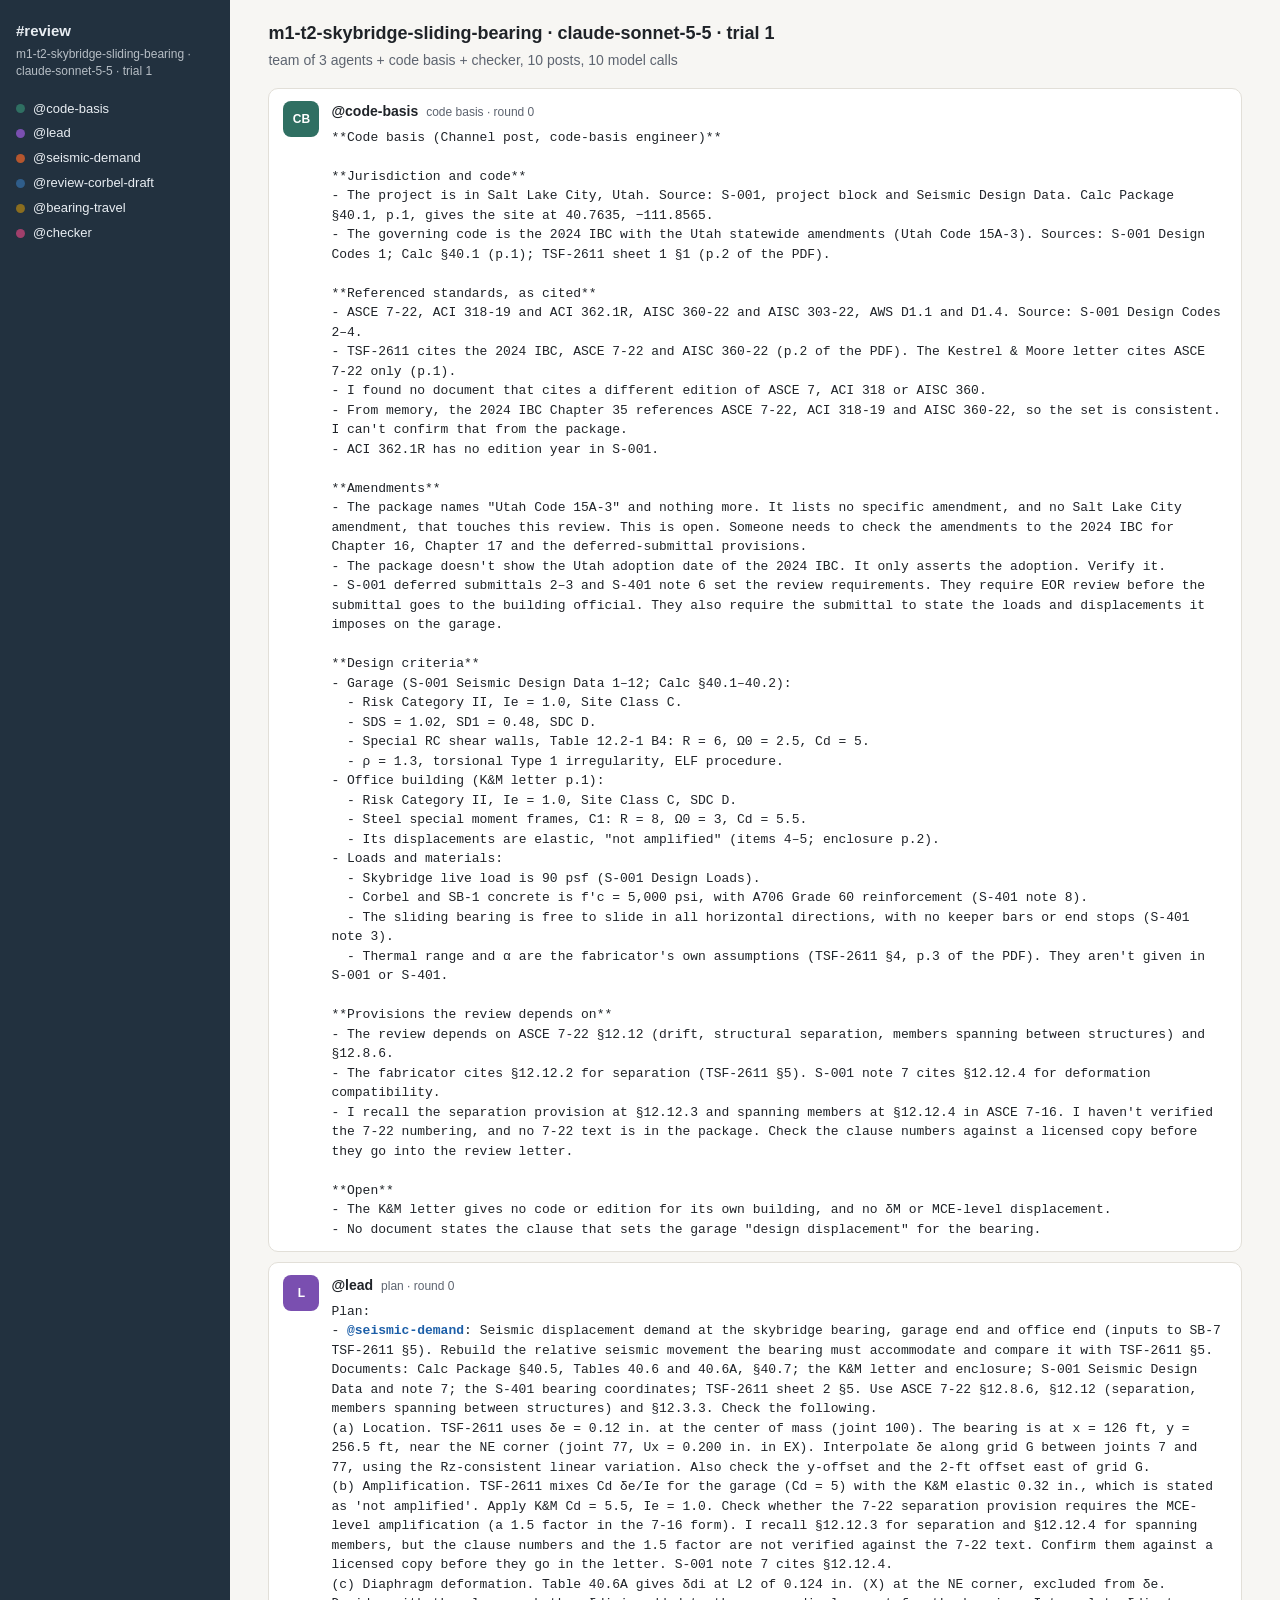
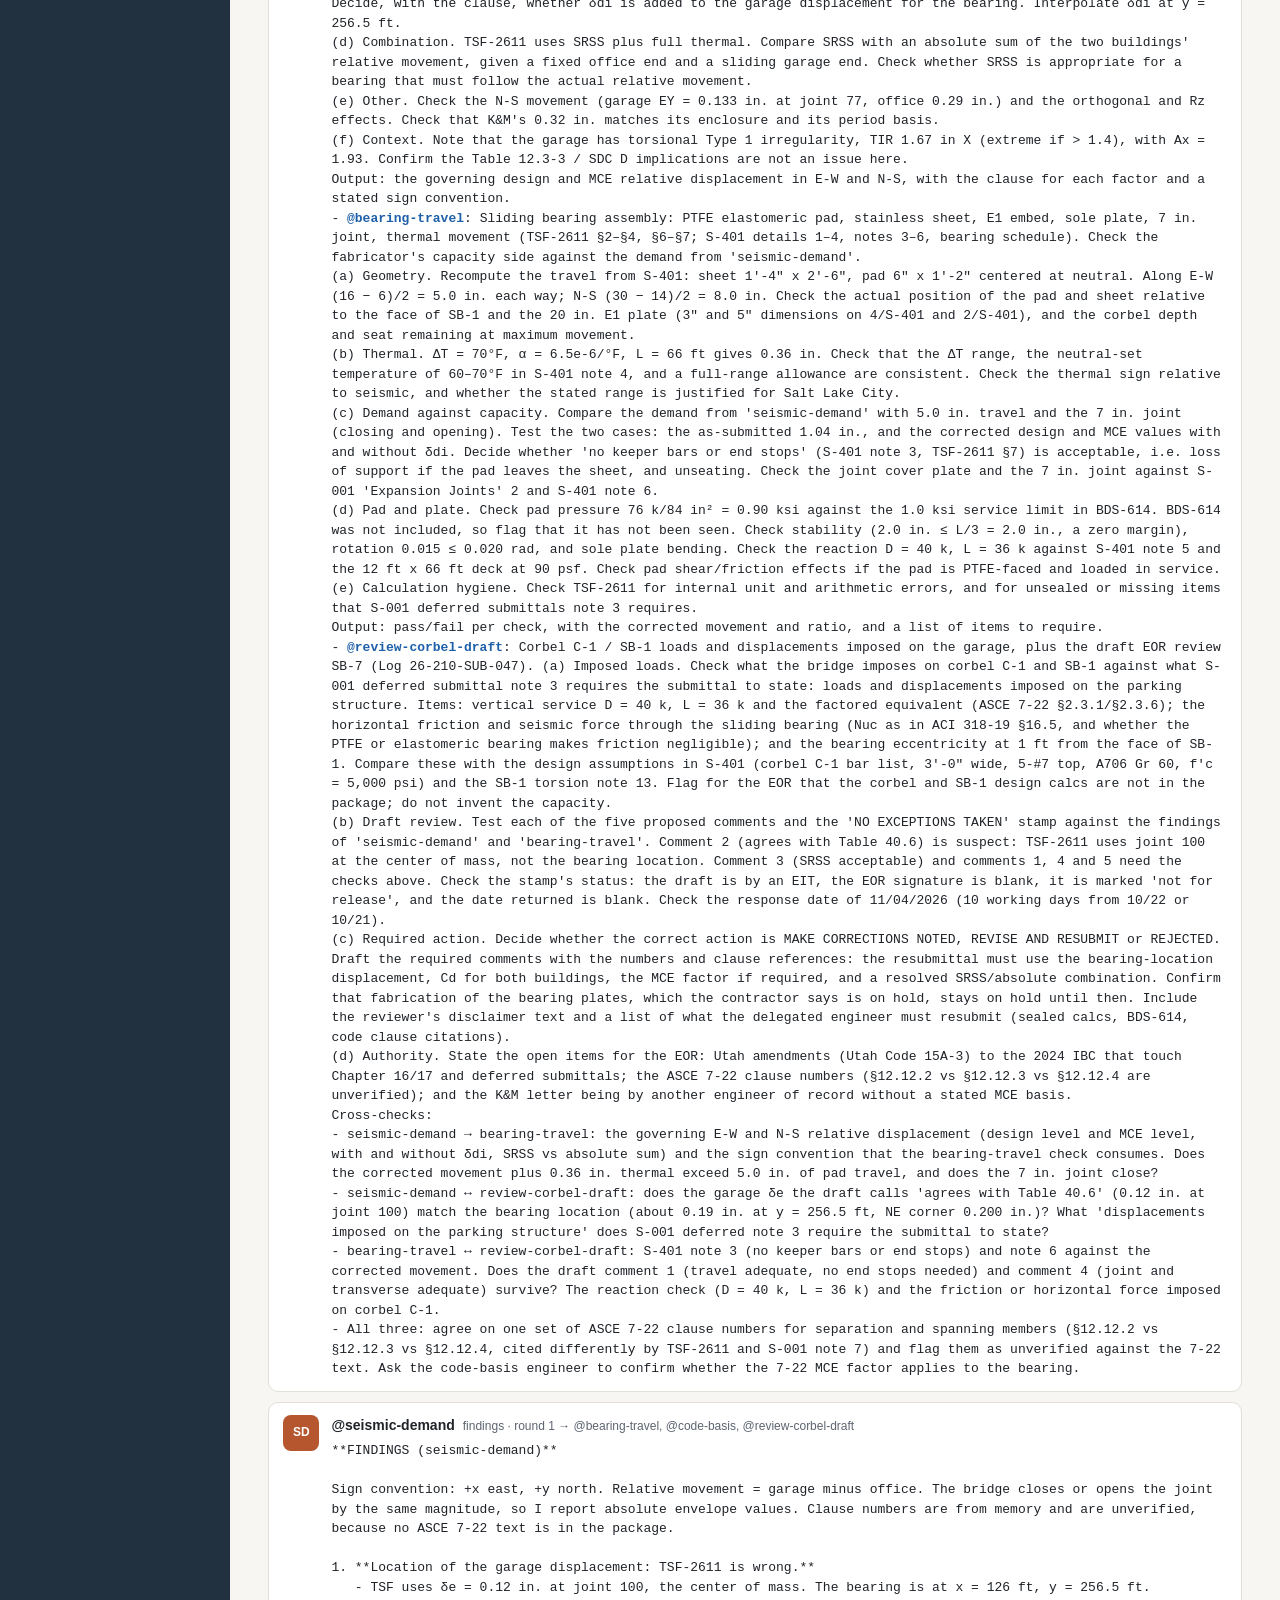
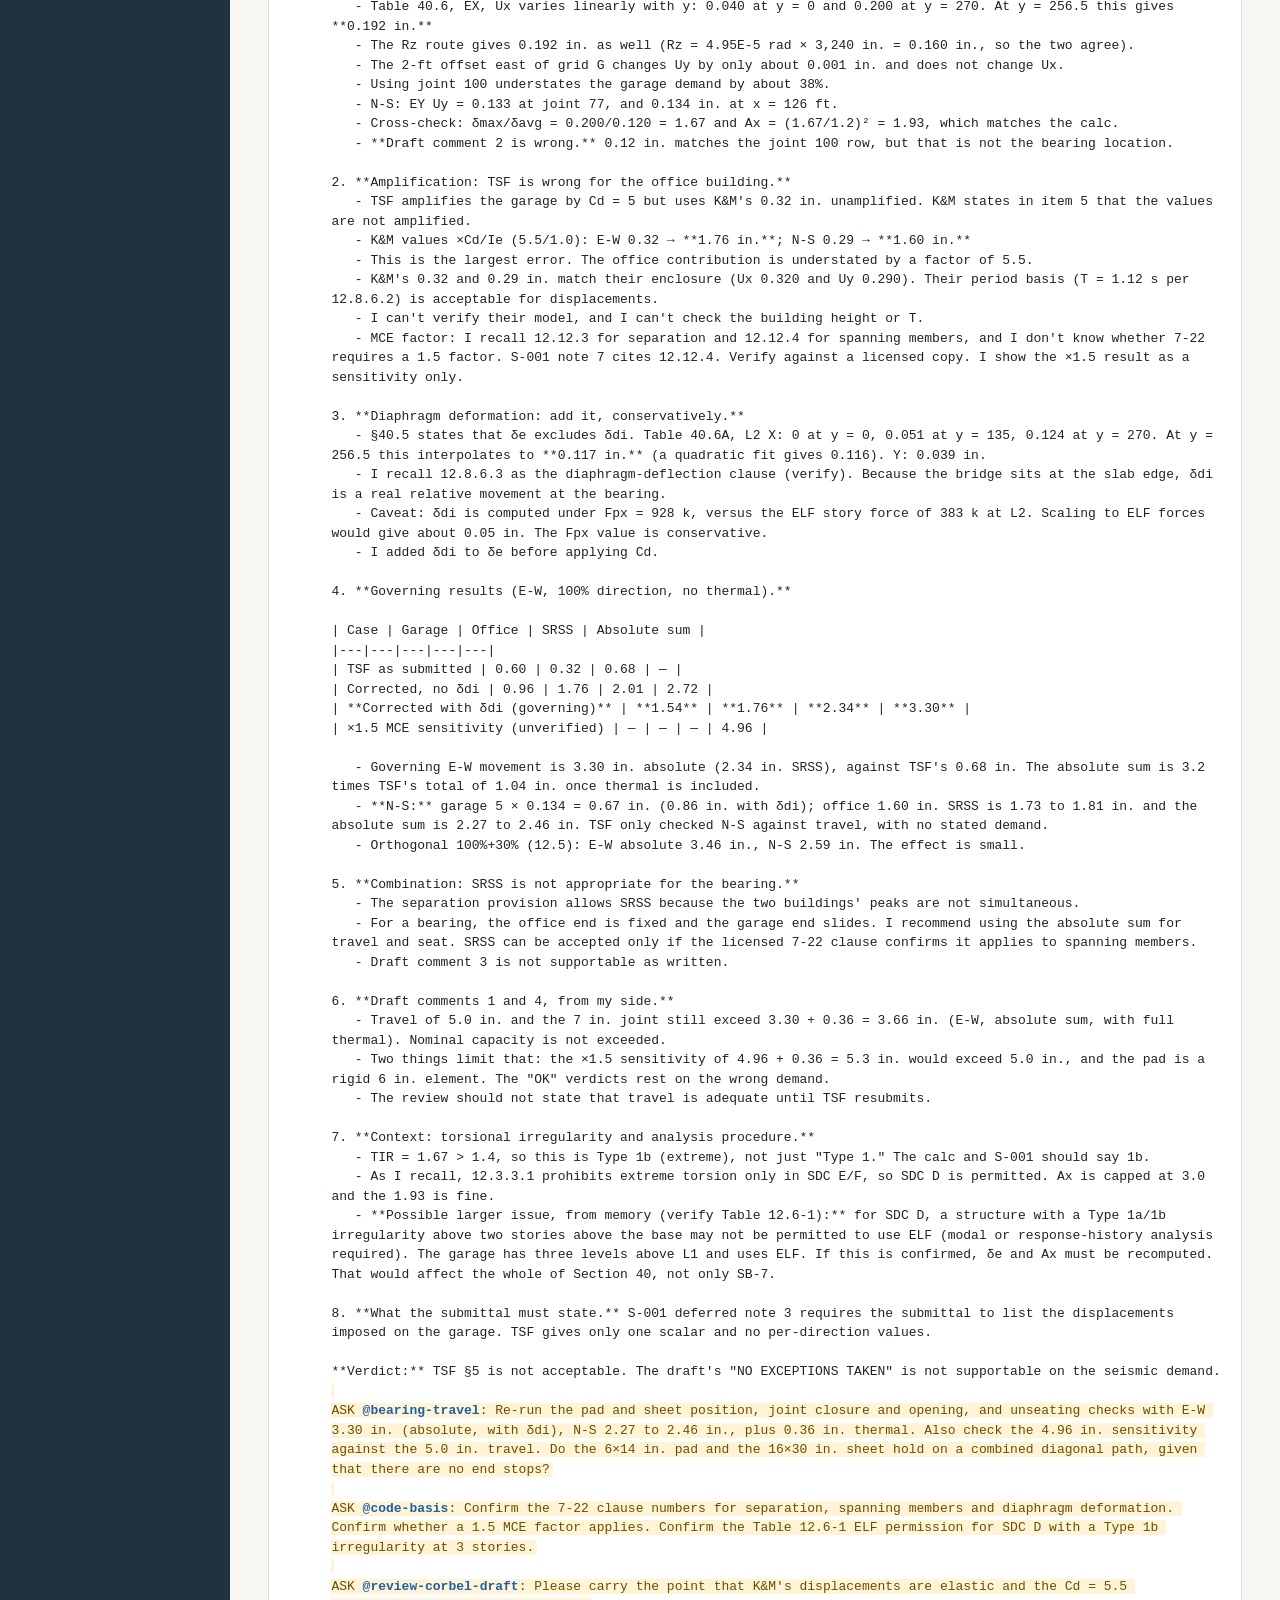
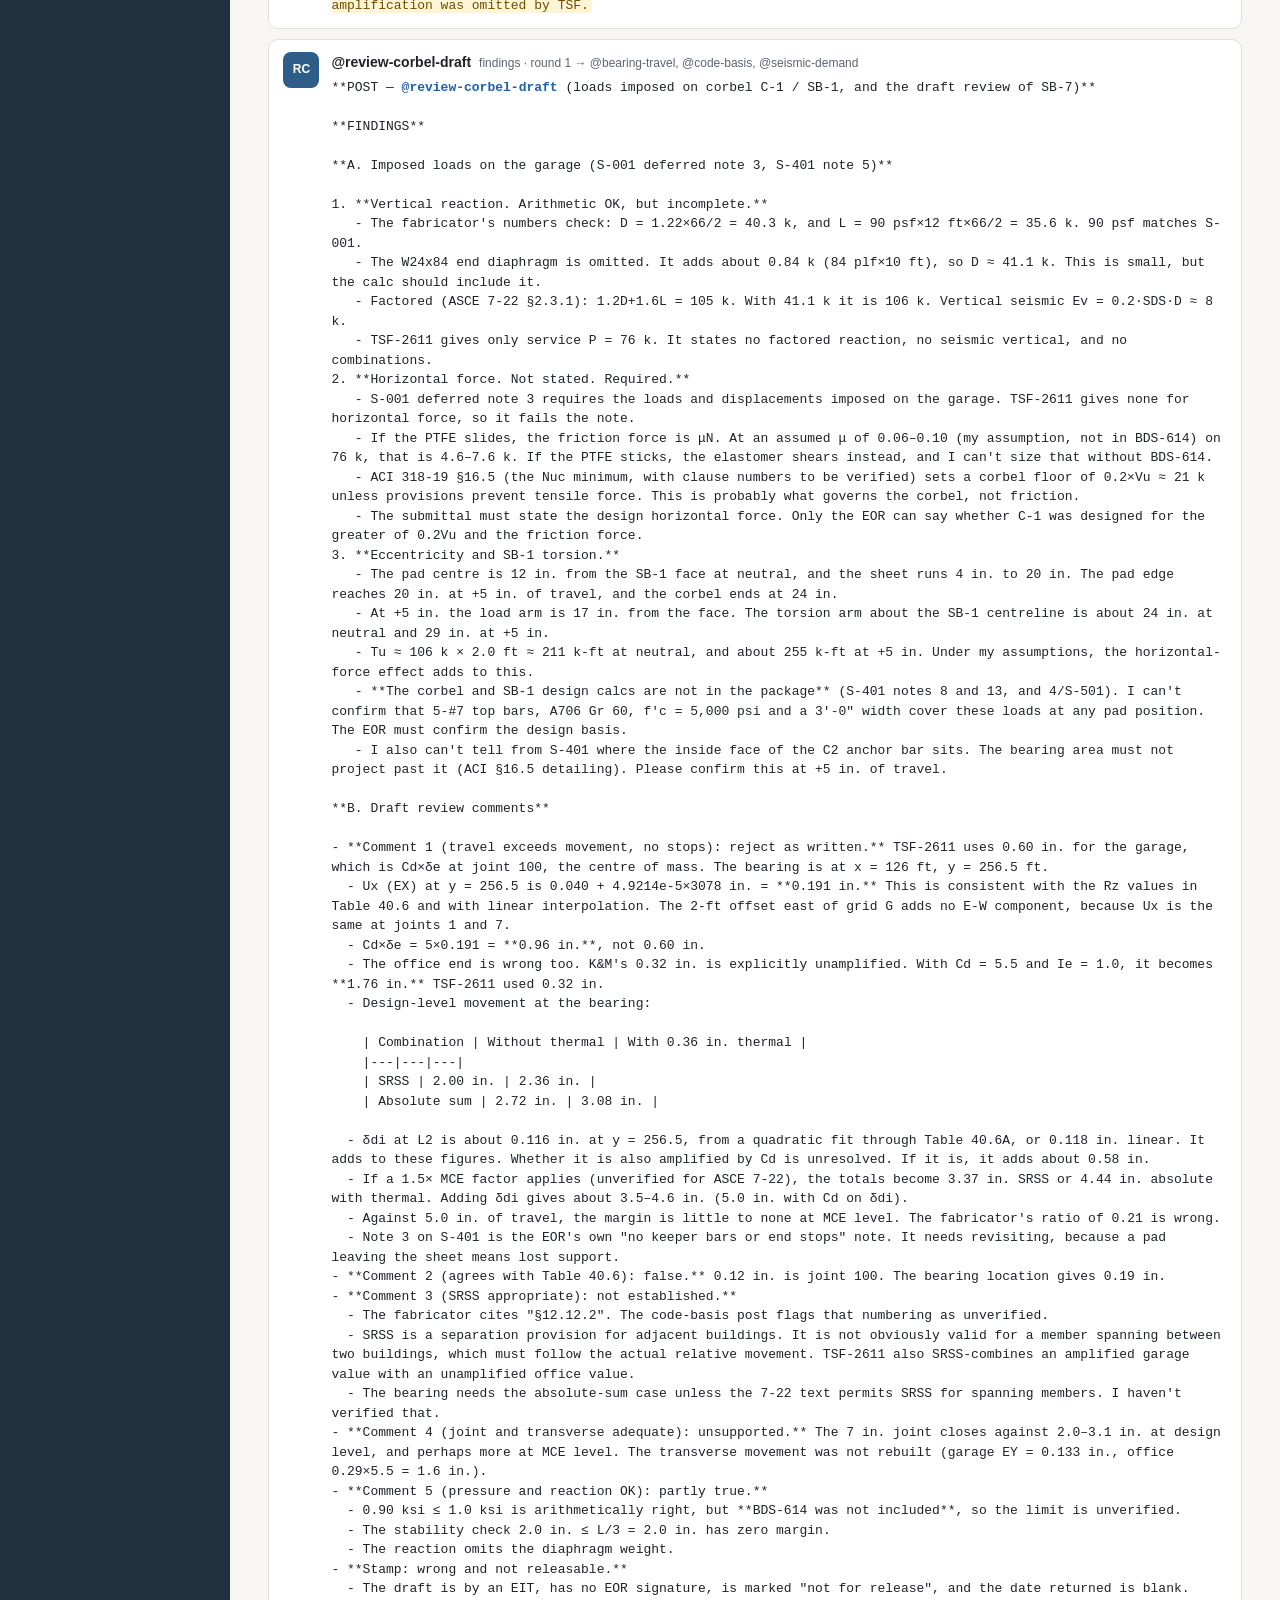
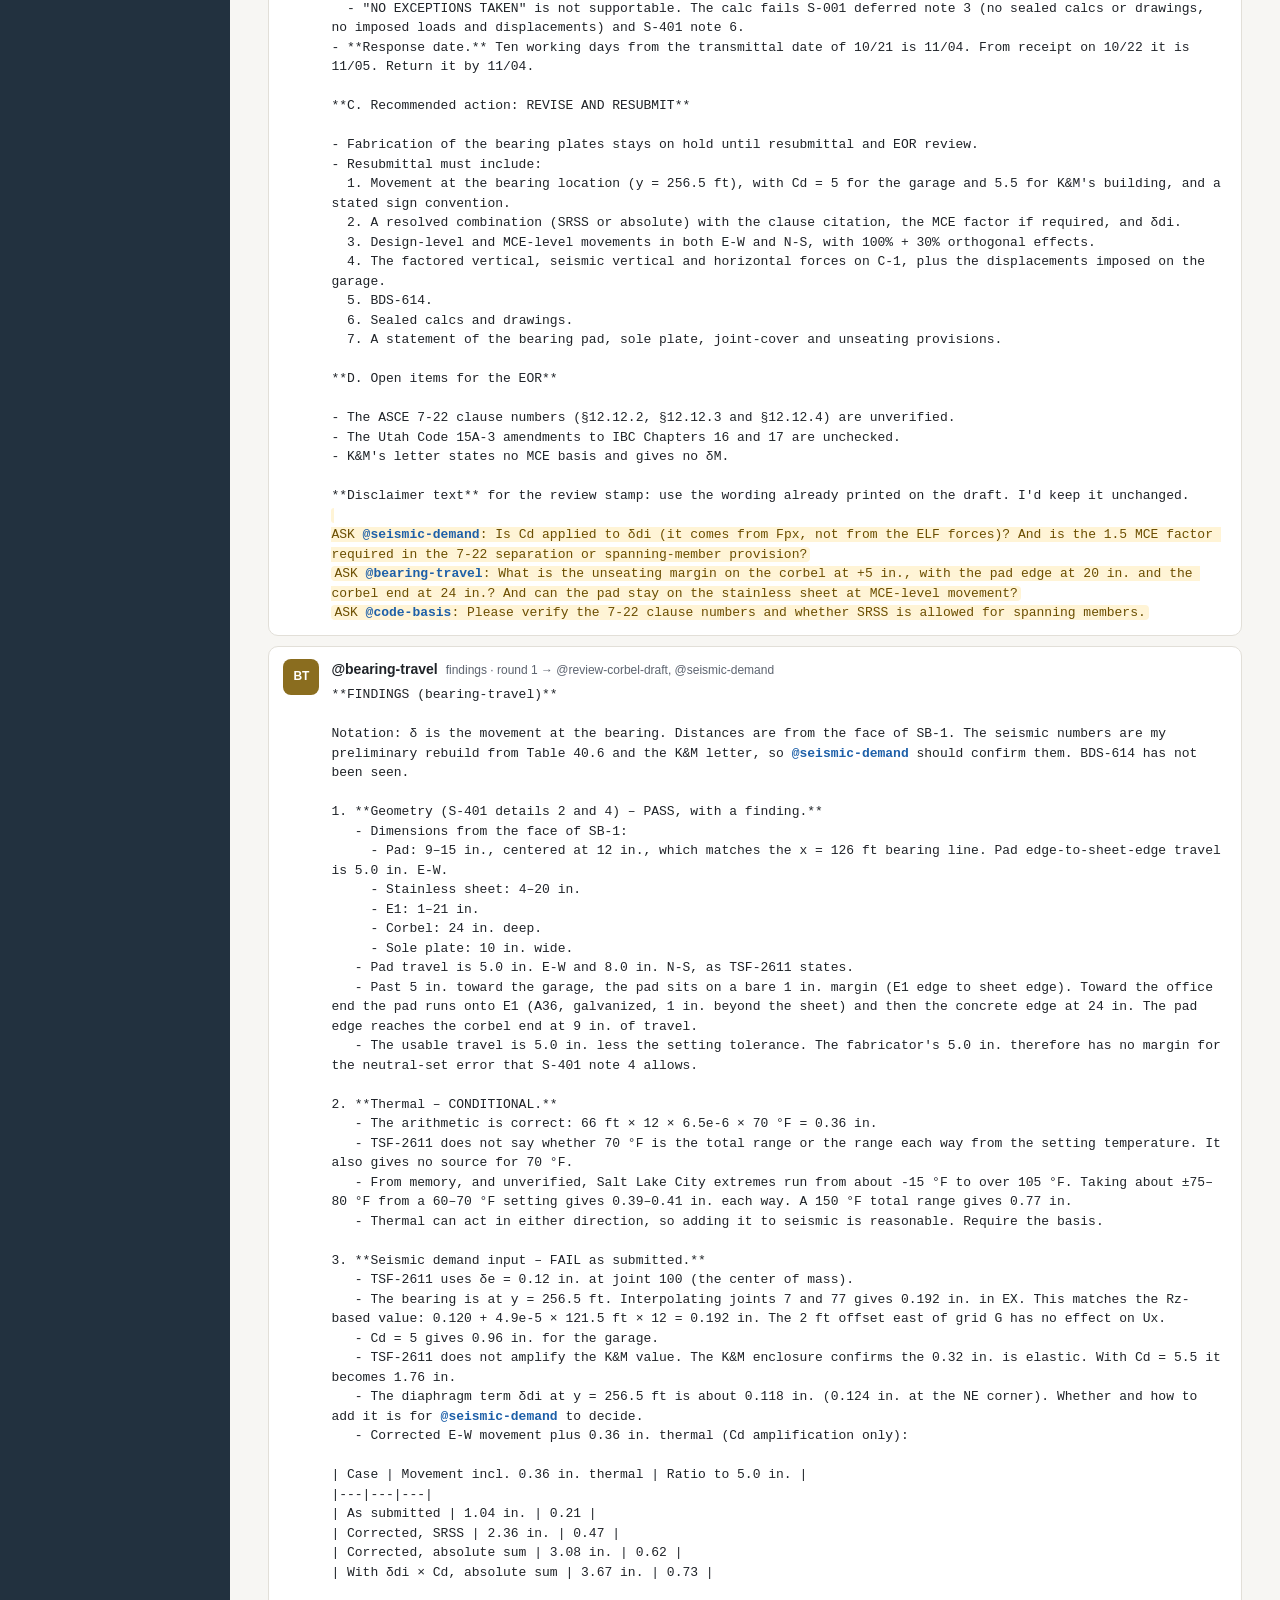
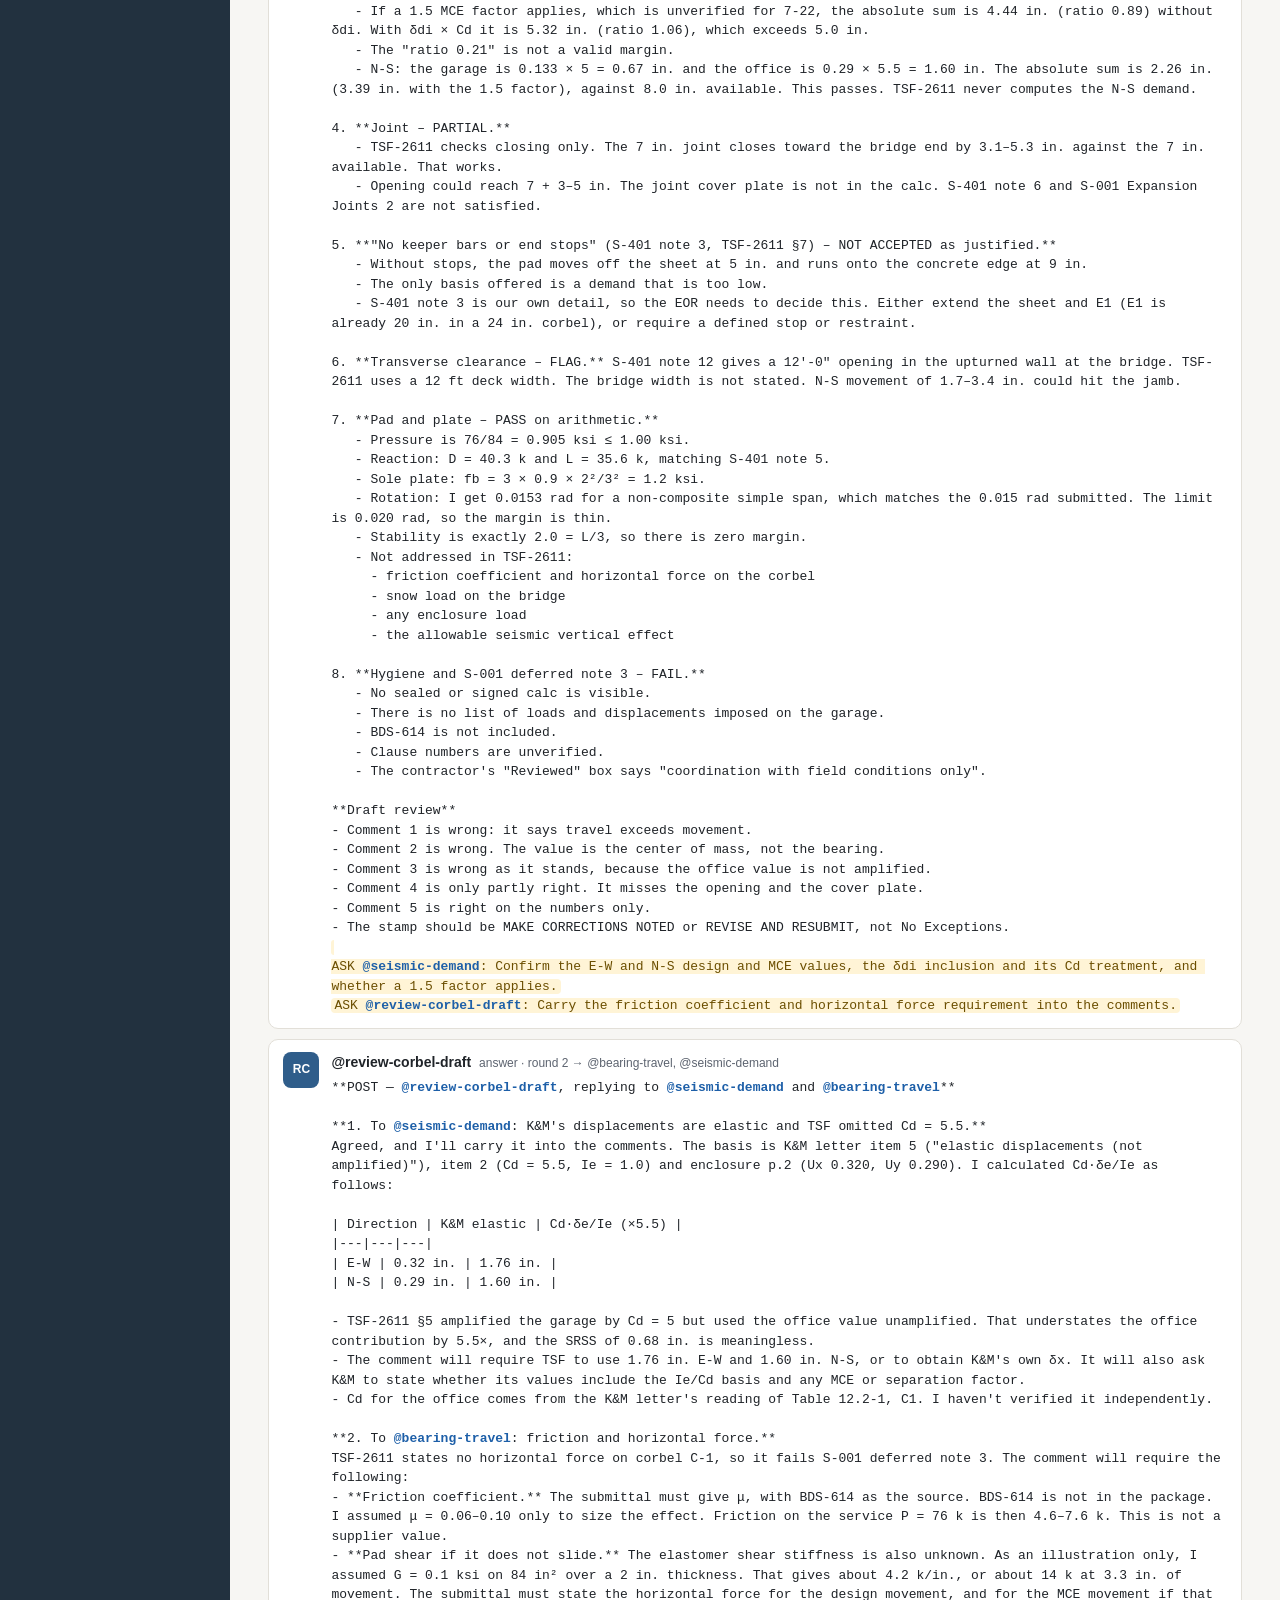
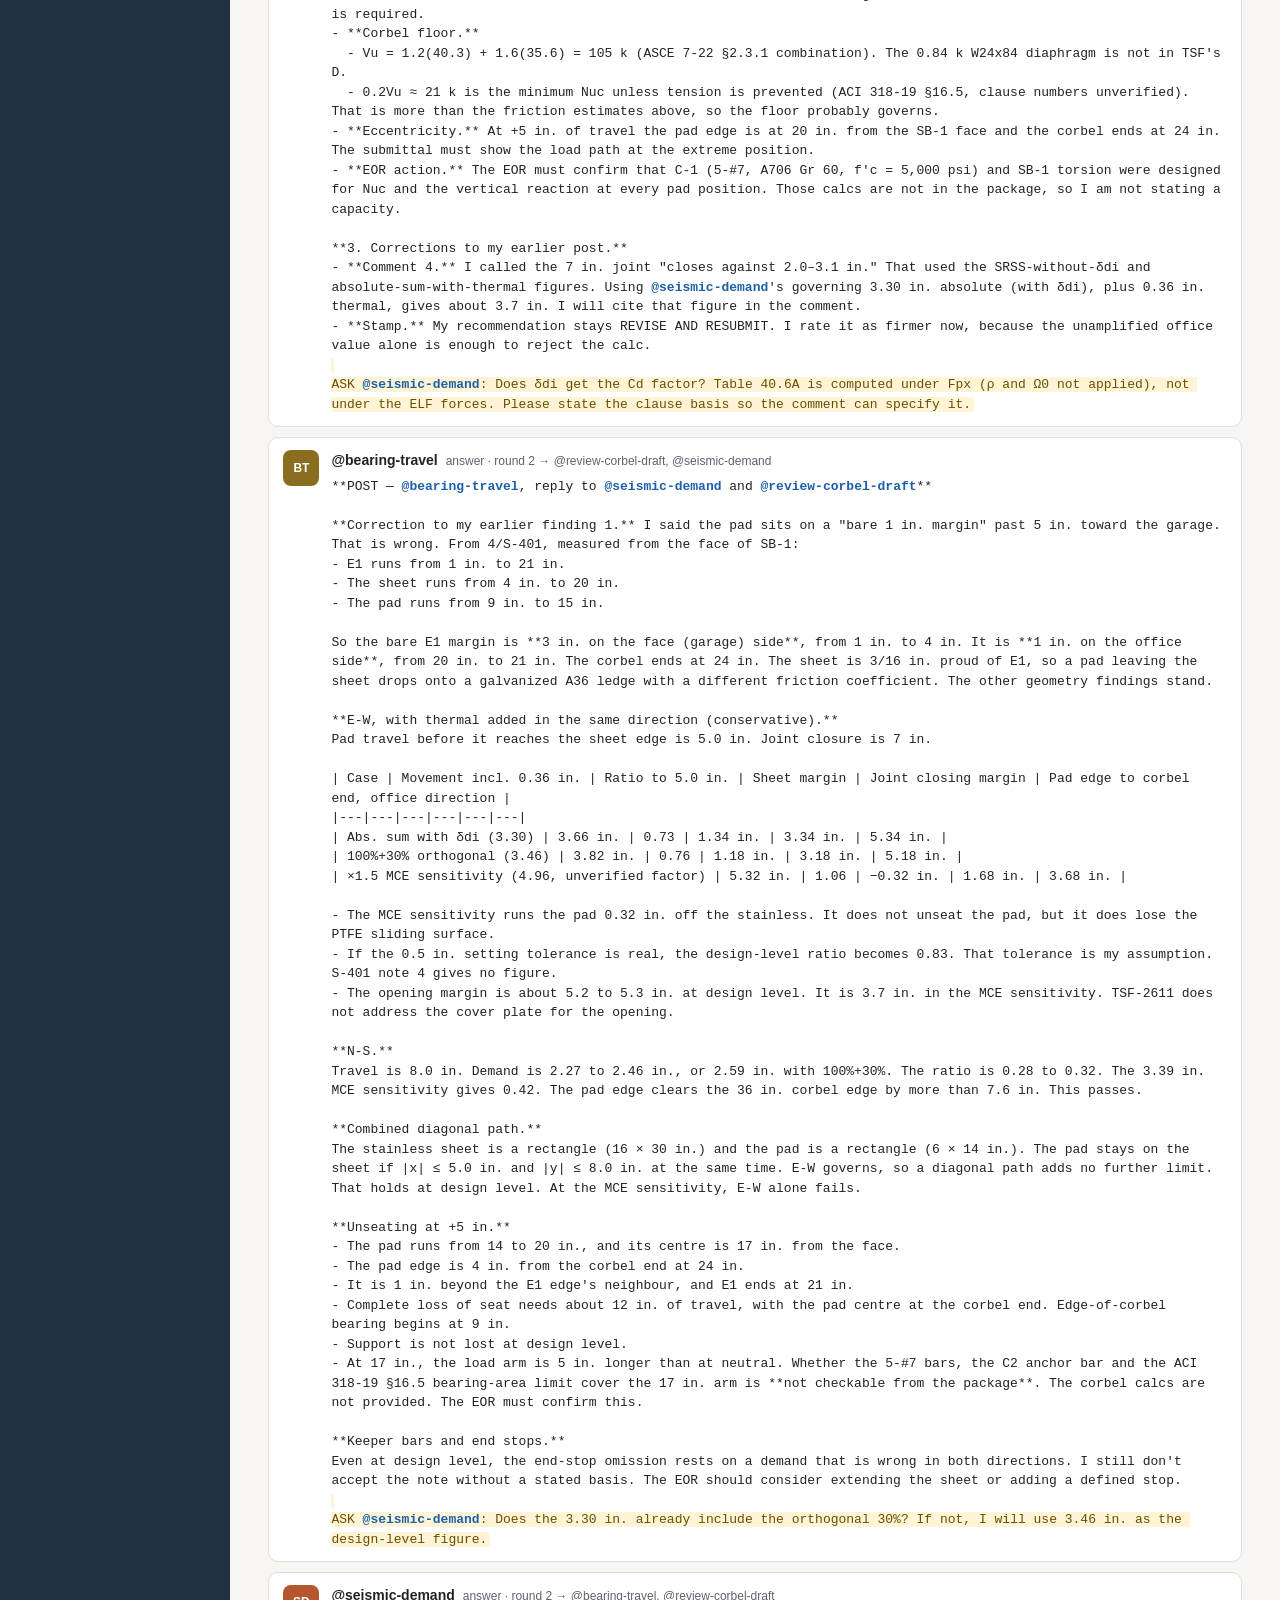
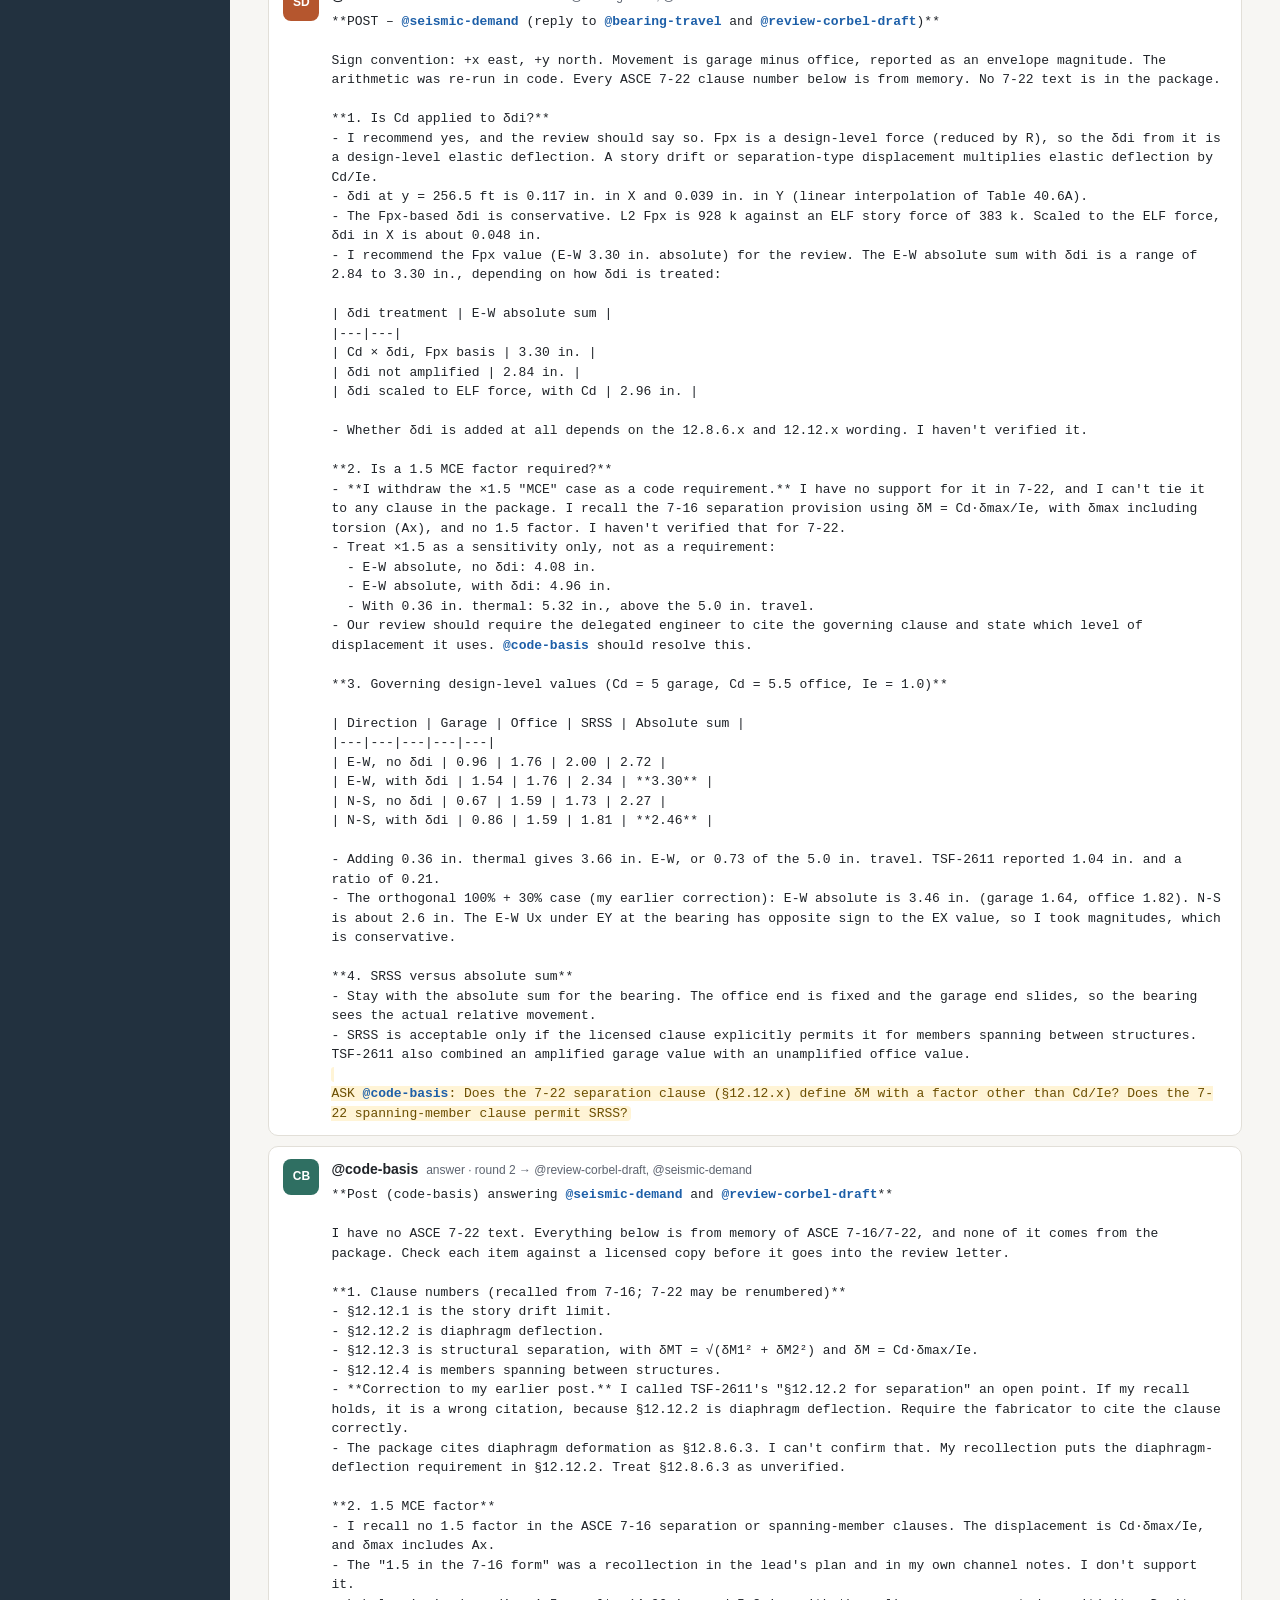
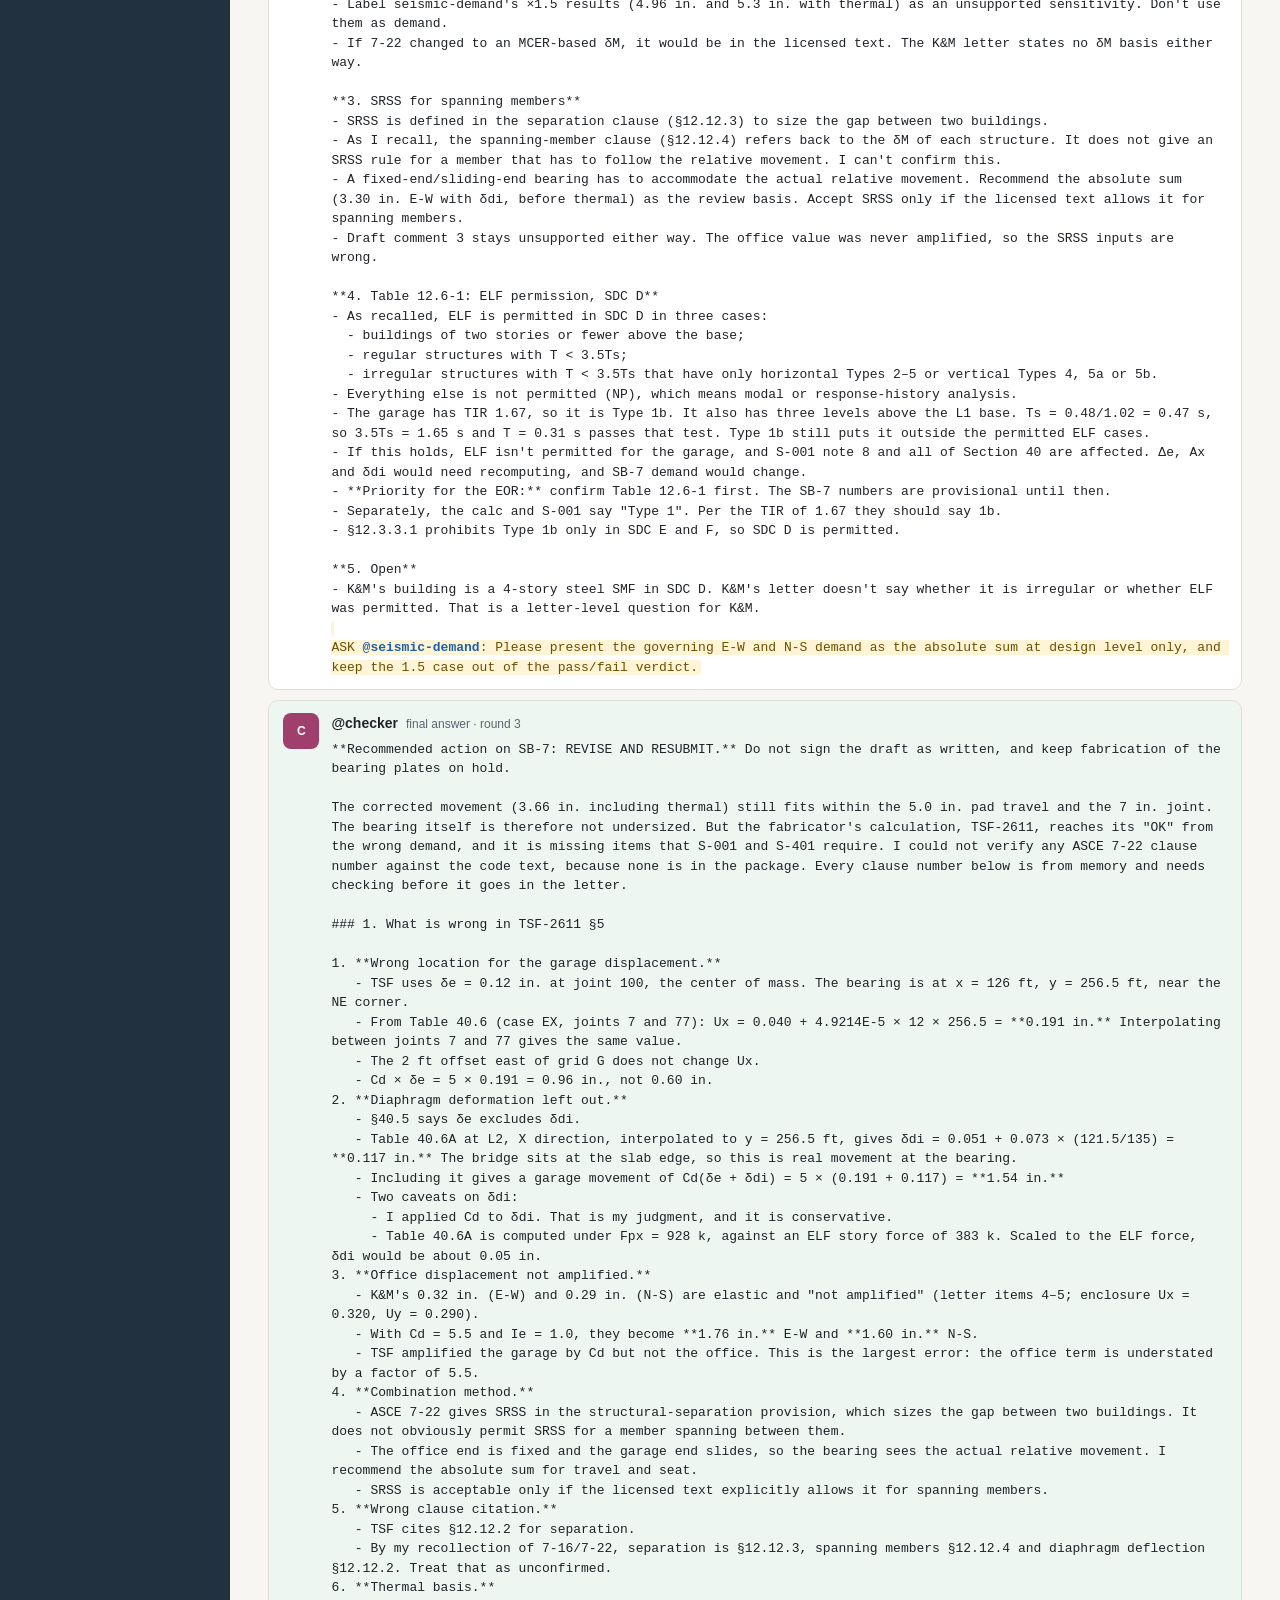
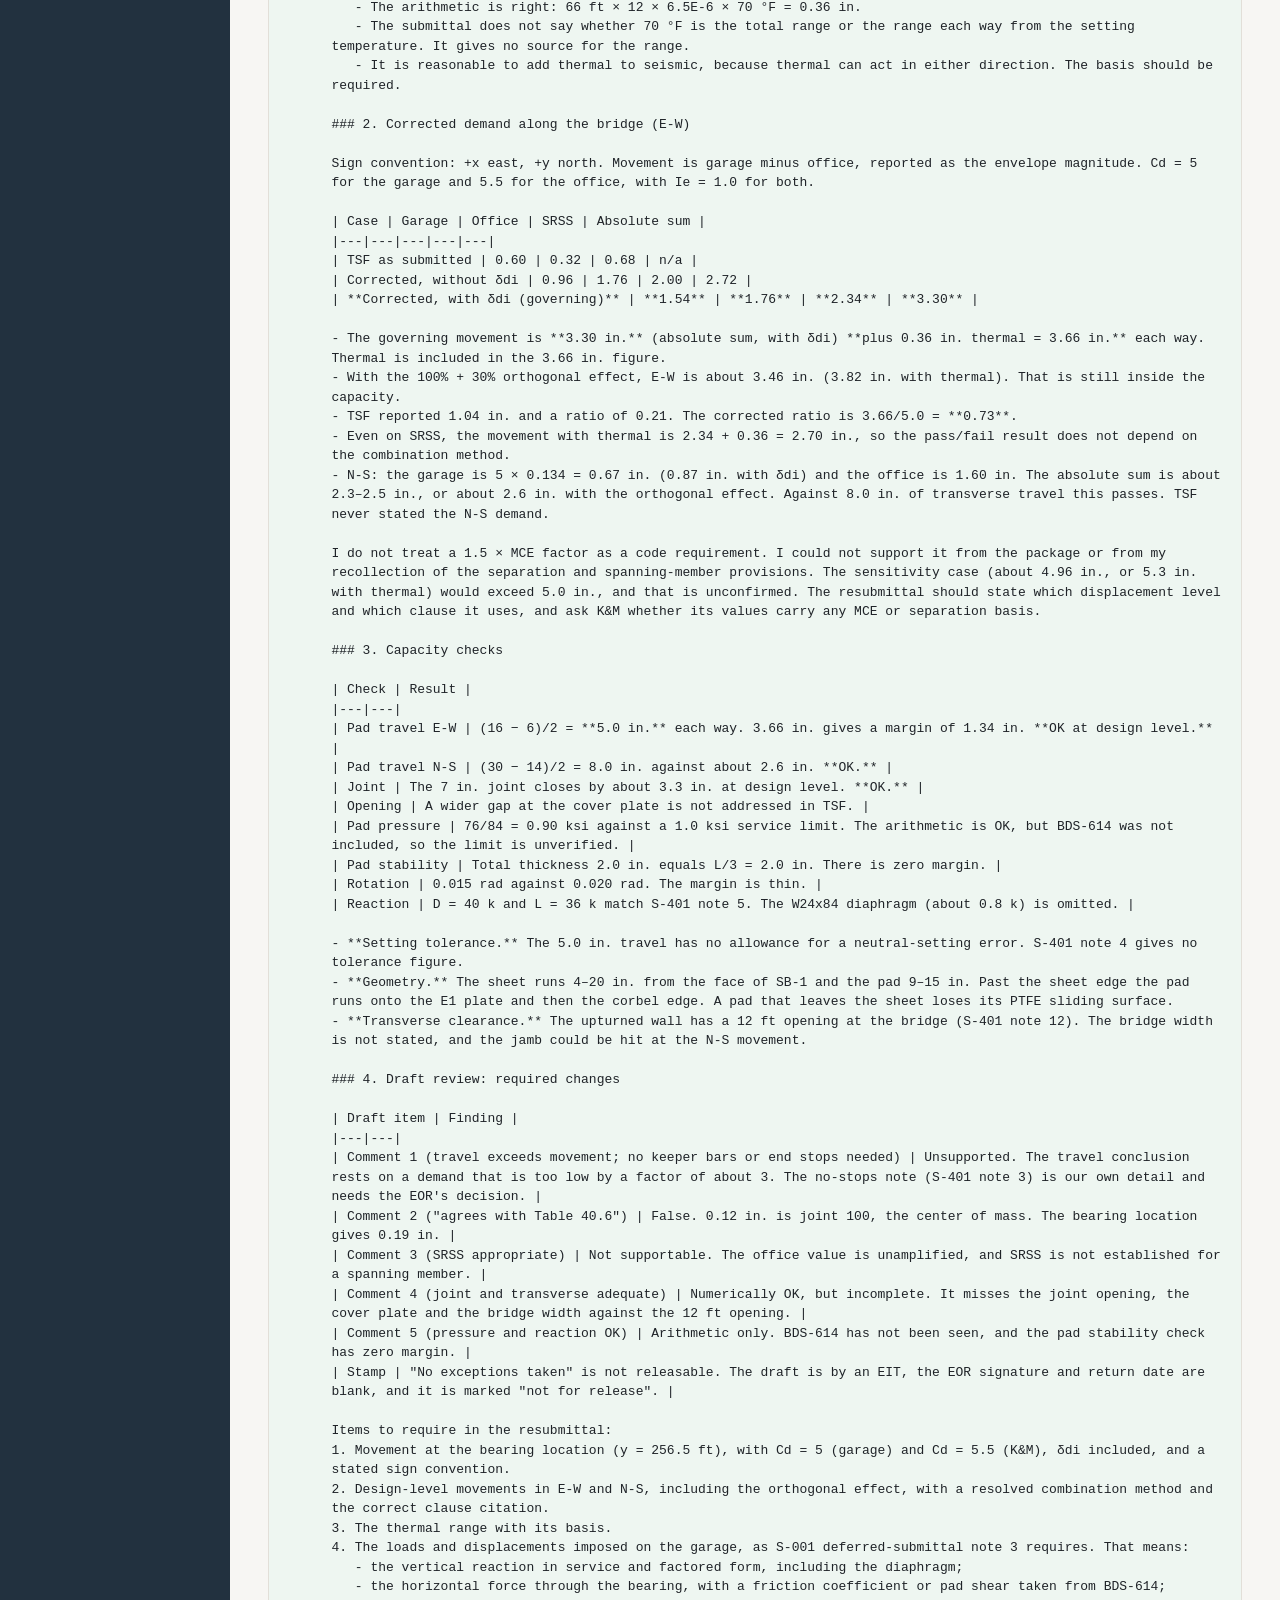
<file: docs/team-review/channel.html>
<!doctype html><html lang="en"><head><meta charset="utf-8">
<meta name="viewport" content="width=device-width, initial-scale=1"><title>m1-t2-skybridge-sliding-bearing · claude-sonnet-5-5 · trial 1</title>
<style>
:root { --bg:#f7f6f3; --panel:#ffffff; --ink:#1f2328; --muted:#5d6470; --line:#e2dfd8; --side:#22313f; --sideink:#e8edf2;
  --ask:#fff4d6; --askink:#6b4e00; --at:#1d5fa8; --final:#eef6f1; }
@media (prefers-color-scheme: dark) { :root { --bg:#15181c; --panel:#1d2126; --ink:#e6e8eb; --muted:#9aa3ad; --line:#2c3239;
  --side:#0f1418; --sideink:#cfd8e0; --ask:#3a3020; --askink:#f1d38a; --at:#7fb0ea; --final:#1d2a23; } }
* { box-sizing:border-box }
body { margin:0; background:var(--bg); color:var(--ink); font:14px/1.45 -apple-system, "Segoe UI", Inter, sans-serif; }
.wrap { display:flex; min-height:100vh }
aside { width:230px; flex:none; background:var(--side); color:var(--sideink); padding:20px 16px }
aside h1 { font-size:15px; margin:0 0 4px } aside p { margin:0 0 16px; opacity:.75; font-size:12px }
aside ul { list-style:none; padding:0; margin:0 } aside li { display:flex; gap:8px; align-items:center; padding:3px 0; font-size:13px }
.dot { width:9px; height:9px; border-radius:50% }
main { flex:1; min-width:0; padding:20px max(16px, 3vw) }
main > h2 { margin:0 0 4px; font-size:18px } main > p { margin:0 0 18px; color:var(--muted) }
.msg { display:flex; gap:12px; background:var(--panel); border:1px solid var(--line); border-radius:10px; padding:12px 14px; margin-bottom:10px }
.msg.final { background:var(--final) }
.av { width:36px; height:36px; flex:none; border-radius:8px; color:#fff; display:flex; align-items:center; justify-content:center; font-weight:700; font-size:12px }
.body { min-width:0; flex:1 } header { display:flex; flex-wrap:wrap; gap:8px; align-items:baseline }
.meta { color:var(--muted); font-size:12px }
pre { white-space:pre-wrap; word-wrap:break-word; margin:6px 0 0; font:13px/1.5 ui-monospace, Menlo, Consolas, monospace }
.ask { background:var(--ask); color:var(--askink); border-radius:4px; padding:0 3px } .at { color:var(--at); font-weight:600 }
@media (max-width:700px) { .wrap { display:block } aside { width:auto } }
</style></head><body><div class="wrap">
<aside><h1>#review</h1><p>m1-t2-skybridge-sliding-bearing · claude-sonnet-5-5 · trial 1</p><ul><li><span class="dot" style="background:#2f6f62"></span>@code-basis</li><li><span class="dot" style="background:#7a4fb0"></span>@lead</li><li><span class="dot" style="background:#b5562e"></span>@seismic-demand</li><li><span class="dot" style="background:#2f5d8a"></span>@review-corbel-draft</li><li><span class="dot" style="background:#8a6d1f"></span>@bearing-travel</li><li><span class="dot" style="background:#a03f6b"></span>@checker</li></ul></aside>
<main><h2>m1-t2-skybridge-sliding-bearing · claude-sonnet-5-5 · trial 1</h2><p>team of 3 agents + code basis + checker, 10 posts, 10 model calls</p><article class="msg"><div class="av" style="background:#2f6f62">CB</div><div class="body"><header><b>@code-basis</b><span class="meta">code basis · round 0</span></header><pre>**Code basis (Channel post, code-basis engineer)**

**Jurisdiction and code**
- The project is in Salt Lake City, Utah. Source: S-001, project block and Seismic Design Data. Calc Package §40.1, p.1, gives the site at 40.7635, −111.8565.
- The governing code is the 2024 IBC with the Utah statewide amendments (Utah Code 15A‑3). Sources: S-001 Design Codes 1; Calc §40.1 (p.1); TSF‑2611 sheet 1 §1 (p.2 of the PDF).

**Referenced standards, as cited**
- ASCE 7‑22, ACI 318‑19 and ACI 362.1R, AISC 360‑22 and AISC 303‑22, AWS D1.1 and D1.4. Source: S-001 Design Codes 2–4.
- TSF‑2611 cites the 2024 IBC, ASCE 7‑22 and AISC 360‑22 (p.2 of the PDF). The Kestrel &amp; Moore letter cites ASCE 7‑22 only (p.1).
- I found no document that cites a different edition of ASCE 7, ACI 318 or AISC 360.
- From memory, the 2024 IBC Chapter 35 references ASCE 7‑22, ACI 318‑19 and AISC 360‑22, so the set is consistent. I can&#x27;t confirm that from the package.
- ACI 362.1R has no edition year in S-001.

**Amendments**
- The package names &quot;Utah Code 15A‑3&quot; and nothing more. It lists no specific amendment, and no Salt Lake City amendment, that touches this review. This is open. Someone needs to check the amendments to the 2024 IBC for Chapter 16, Chapter 17 and the deferred-submittal provisions.
- The package doesn&#x27;t show the Utah adoption date of the 2024 IBC. It only asserts the adoption. Verify it.
- S-001 deferred submittals 2–3 and S-401 note 6 set the review requirements. They require EOR review before the submittal goes to the building official. They also require the submittal to state the loads and displacements it imposes on the garage.

**Design criteria**
- Garage (S-001 Seismic Design Data 1–12; Calc §40.1–40.2):
  - Risk Category II, Ie = 1.0, Site Class C.
  - SDS = 1.02, SD1 = 0.48, SDC D.
  - Special RC shear walls, Table 12.2‑1 B4: R = 6, Ω0 = 2.5, Cd = 5.
  - ρ = 1.3, torsional Type 1 irregularity, ELF procedure.
- Office building (K&amp;M letter p.1):
  - Risk Category II, Ie = 1.0, Site Class C, SDC D.
  - Steel special moment frames, C1: R = 8, Ω0 = 3, Cd = 5.5.
  - Its displacements are elastic, &quot;not amplified&quot; (items 4–5; enclosure p.2).
- Loads and materials:
  - Skybridge live load is 90 psf (S-001 Design Loads).
  - Corbel and SB‑1 concrete is f&#x27;c = 5,000 psi, with A706 Grade 60 reinforcement (S-401 note 8).
  - The sliding bearing is free to slide in all horizontal directions, with no keeper bars or end stops (S-401 note 3).
  - Thermal range and α are the fabricator&#x27;s own assumptions (TSF‑2611 §4, p.3 of the PDF). They aren&#x27;t given in S-001 or S-401.

**Provisions the review depends on**
- The review depends on ASCE 7‑22 §12.12 (drift, structural separation, members spanning between structures) and §12.8.6.
- The fabricator cites §12.12.2 for separation (TSF‑2611 §5). S-001 note 7 cites §12.12.4 for deformation compatibility.
- I recall the separation provision at §12.12.3 and spanning members at §12.12.4 in ASCE 7‑16. I haven&#x27;t verified the 7‑22 numbering, and no 7‑22 text is in the package. Check the clause numbers against a licensed copy before they go into the review letter.

**Open**
- The K&amp;M letter gives no code or edition for its own building, and no δM or MCE‑level displacement.
- No document states the clause that sets the garage &quot;design displacement&quot; for the bearing.</pre></div></article><article class="msg"><div class="av" style="background:#7a4fb0">L</div><div class="body"><header><b>@lead</b><span class="meta">plan · round 0</span></header><pre>Plan:
- <span class="at">@seismic-demand</span>: Seismic displacement demand at the skybridge bearing, garage end and office end (inputs to SB-7 TSF-2611 §5). Rebuild the relative seismic movement the bearing must accommodate and compare it with TSF-2611 §5. Documents: Calc Package §40.5, Tables 40.6 and 40.6A, §40.7; the K&amp;M letter and enclosure; S-001 Seismic Design Data and note 7; the S-401 bearing coordinates; TSF-2611 sheet 2 §5. Use ASCE 7-22 §12.8.6, §12.12 (separation, members spanning between structures) and §12.3.3. Check the following.
(a) Location. TSF-2611 uses δe = 0.12 in. at the center of mass (joint 100). The bearing is at x = 126 ft, y = 256.5 ft, near the NE corner (joint 77, Ux = 0.200 in. in EX). Interpolate δe along grid G between joints 7 and 77, using the Rz-consistent linear variation. Also check the y-offset and the 2-ft offset east of grid G.
(b) Amplification. TSF-2611 mixes Cd δe/Ie for the garage (Cd = 5) with the K&amp;M elastic 0.32 in., which is stated as &#x27;not amplified&#x27;. Apply K&amp;M Cd = 5.5, Ie = 1.0. Check whether the 7-22 separation provision requires the MCE-level amplification (a 1.5 factor in the 7-16 form). I recall §12.12.3 for separation and §12.12.4 for spanning members, but the clause numbers and the 1.5 factor are not verified against the 7-22 text. Confirm them against a licensed copy before they go in the letter. S-001 note 7 cites §12.12.4.
(c) Diaphragm deformation. Table 40.6A gives δdi at L2 of 0.124 in. (X) at the NE corner, excluded from δe. Decide, with the clause, whether δdi is added to the garage displacement for the bearing. Interpolate δdi at y = 256.5 ft.
(d) Combination. TSF-2611 uses SRSS plus full thermal. Compare SRSS with an absolute sum of the two buildings&#x27; relative movement, given a fixed office end and a sliding garage end. Check whether SRSS is appropriate for a bearing that must follow the actual relative movement.
(e) Other. Check the N-S movement (garage EY = 0.133 in. at joint 77, office 0.29 in.) and the orthogonal and Rz effects. Check that K&amp;M&#x27;s 0.32 in. matches its enclosure and its period basis.
(f) Context. Note that the garage has torsional Type 1 irregularity, TIR 1.67 in X (extreme if &gt; 1.4), with Ax = 1.93. Confirm the Table 12.3-3 / SDC D implications are not an issue here.
Output: the governing design and MCE relative displacement in E-W and N-S, with the clause for each factor and a stated sign convention.
- <span class="at">@bearing-travel</span>: Sliding bearing assembly: PTFE elastomeric pad, stainless sheet, E1 embed, sole plate, 7 in. joint, thermal movement (TSF-2611 §2–§4, §6–§7; S-401 details 1–4, notes 3–6, bearing schedule). Check the fabricator&#x27;s capacity side against the demand from &#x27;seismic-demand&#x27;.
(a) Geometry. Recompute the travel from S-401: sheet 1&#x27;-4&quot; x 2&#x27;-6&quot;, pad 6&quot; x 1&#x27;-2&quot; centered at neutral. Along E-W (16 − 6)/2 = 5.0 in. each way; N-S (30 − 14)/2 = 8.0 in. Check the actual position of the pad and sheet relative to the face of SB-1 and the 20 in. E1 plate (3&quot; and 5&quot; dimensions on 4/S-401 and 2/S-401), and the corbel depth and seat remaining at maximum movement.
(b) Thermal. ΔT = 70°F, α = 6.5e-6/°F, L = 66 ft gives 0.36 in. Check that the ΔT range, the neutral-set temperature of 60–70°F in S-401 note 4, and a full-range allowance are consistent. Check the thermal sign relative to seismic, and whether the stated range is justified for Salt Lake City.
(c) Demand against capacity. Compare the demand from &#x27;seismic-demand&#x27; with 5.0 in. travel and the 7 in. joint (closing and opening). Test the two cases: the as-submitted 1.04 in., and the corrected design and MCE values with and without δdi. Decide whether &#x27;no keeper bars or end stops&#x27; (S-401 note 3, TSF-2611 §7) is acceptable, i.e. loss of support if the pad leaves the sheet, and unseating. Check the joint cover plate and the 7 in. joint against S-001 &#x27;Expansion Joints&#x27; 2 and S-401 note 6.
(d) Pad and plate. Check pad pressure 76 k/84 in² = 0.90 ksi against the 1.0 ksi service limit in BDS-614. BDS-614 was not included, so flag that it has not been seen. Check stability (2.0 in. ≤ L/3 = 2.0 in., a zero margin), rotation 0.015 ≤ 0.020 rad, and sole plate bending. Check the reaction D = 40 k, L = 36 k against S-401 note 5 and the 12 ft x 66 ft deck at 90 psf. Check pad shear/friction effects if the pad is PTFE-faced and loaded in service.
(e) Calculation hygiene. Check TSF-2611 for internal unit and arithmetic errors, and for unsealed or missing items that S-001 deferred submittals note 3 requires.
Output: pass/fail per check, with the corrected movement and ratio, and a list of items to require.
- <span class="at">@review-corbel-draft</span>: Corbel C-1 / SB-1 loads and displacements imposed on the garage, plus the draft EOR review SB-7 (Log 26-210-SUB-047). (a) Imposed loads. Check what the bridge imposes on corbel C-1 and SB-1 against what S-001 deferred submittal note 3 requires the submittal to state: loads and displacements imposed on the parking structure. Items: vertical service D = 40 k, L = 36 k and the factored equivalent (ASCE 7-22 §2.3.1/§2.3.6); the horizontal friction and seismic force through the sliding bearing (Nuc as in ACI 318-19 §16.5, and whether the PTFE or elastomeric bearing makes friction negligible); and the bearing eccentricity at 1 ft from the face of SB-1. Compare these with the design assumptions in S-401 (corbel C-1 bar list, 3&#x27;-0&quot; wide, 5-#7 top, A706 Gr 60, f&#x27;c = 5,000 psi) and the SB-1 torsion note 13. Flag for the EOR that the corbel and SB-1 design calcs are not in the package; do not invent the capacity.
(b) Draft review. Test each of the five proposed comments and the &#x27;NO EXCEPTIONS TAKEN&#x27; stamp against the findings of &#x27;seismic-demand&#x27; and &#x27;bearing-travel&#x27;. Comment 2 (agrees with Table 40.6) is suspect: TSF-2611 uses joint 100 at the center of mass, not the bearing location. Comment 3 (SRSS acceptable) and comments 1, 4 and 5 need the checks above. Check the stamp&#x27;s status: the draft is by an EIT, the EOR signature is blank, it is marked &#x27;not for release&#x27;, and the date returned is blank. Check the response date of 11/04/2026 (10 working days from 10/22 or 10/21).
(c) Required action. Decide whether the correct action is MAKE CORRECTIONS NOTED, REVISE AND RESUBMIT or REJECTED. Draft the required comments with the numbers and clause references: the resubmittal must use the bearing-location displacement, Cd for both buildings, the MCE factor if required, and a resolved SRSS/absolute combination. Confirm that fabrication of the bearing plates, which the contractor says is on hold, stays on hold until then. Include the reviewer&#x27;s disclaimer text and a list of what the delegated engineer must resubmit (sealed calcs, BDS-614, code clause citations).
(d) Authority. State the open items for the EOR: Utah amendments (Utah Code 15A-3) to the 2024 IBC that touch Chapter 16/17 and deferred submittals; the ASCE 7-22 clause numbers (§12.12.2 vs §12.12.3 vs §12.12.4 are unverified); and the K&amp;M letter being by another engineer of record without a stated MCE basis.
Cross-checks:
- seismic-demand → bearing-travel: the governing E-W and N-S relative displacement (design level and MCE level, with and without δdi, SRSS vs absolute sum) and the sign convention that the bearing-travel check consumes. Does the corrected movement plus 0.36 in. thermal exceed 5.0 in. of pad travel, and does the 7 in. joint close?
- seismic-demand ↔ review-corbel-draft: does the garage δe the draft calls &#x27;agrees with Table 40.6&#x27; (0.12 in. at joint 100) match the bearing location (about 0.19 in. at y = 256.5 ft, NE corner 0.200 in.)? What &#x27;displacements imposed on the parking structure&#x27; does S-001 deferred note 3 require the submittal to state?
- bearing-travel ↔ review-corbel-draft: S-401 note 3 (no keeper bars or end stops) and note 6 against the corrected movement. Does the draft comment 1 (travel adequate, no end stops needed) and comment 4 (joint and transverse adequate) survive? The reaction check (D = 40 k, L = 36 k) and the friction or horizontal force imposed on corbel C-1.
- All three: agree on one set of ASCE 7-22 clause numbers for separation and spanning members (§12.12.2 vs §12.12.3 vs §12.12.4, cited differently by TSF-2611 and S-001 note 7) and flag them as unverified against the 7-22 text. Ask the code-basis engineer to confirm whether the 7-22 MCE factor applies to the bearing.</pre></div></article><article class="msg"><div class="av" style="background:#b5562e">SD</div><div class="body"><header><b>@seismic-demand</b><span class="meta">findings · round 1 → @bearing-travel, @code-basis, @review-corbel-draft</span></header><pre>**FINDINGS (seismic-demand)**

Sign convention: +x east, +y north. Relative movement = garage minus office. The bridge closes or opens the joint by the same magnitude, so I report absolute envelope values. Clause numbers are from memory and are unverified, because no ASCE 7-22 text is in the package.

1. **Location of the garage displacement: TSF-2611 is wrong.**
   - TSF uses δe = 0.12 in. at joint 100, the center of mass. The bearing is at x = 126 ft, y = 256.5 ft.
   - Table 40.6, EX, Ux varies linearly with y: 0.040 at y = 0 and 0.200 at y = 270. At y = 256.5 this gives **0.192 in.**
   - The Rz route gives 0.192 in. as well (Rz = 4.95E-5 rad × 3,240 in. = 0.160 in., so the two agree).
   - The 2-ft offset east of grid G changes Uy by only about 0.001 in. and does not change Ux.
   - Using joint 100 understates the garage demand by about 38%.
   - N-S: EY Uy = 0.133 at joint 77, and 0.134 in. at x = 126 ft.
   - Cross-check: δmax/δavg = 0.200/0.120 = 1.67 and Ax = (1.67/1.2)² = 1.93, which matches the calc.
   - **Draft comment 2 is wrong.** 0.12 in. matches the joint 100 row, but that is not the bearing location.

2. **Amplification: TSF is wrong for the office building.**
   - TSF amplifies the garage by Cd = 5 but uses K&amp;M&#x27;s 0.32 in. unamplified. K&amp;M states in item 5 that the values are not amplified.
   - K&amp;M values ×Cd/Ie (5.5/1.0): E-W 0.32 → **1.76 in.**; N-S 0.29 → **1.60 in.**
   - This is the largest error. The office contribution is understated by a factor of 5.5.
   - K&amp;M&#x27;s 0.32 and 0.29 in. match their enclosure (Ux 0.320 and Uy 0.290). Their period basis (T = 1.12 s per 12.8.6.2) is acceptable for displacements.
   - I can&#x27;t verify their model, and I can&#x27;t check the building height or T.
   - MCE factor: I recall 12.12.3 for separation and 12.12.4 for spanning members, and I don&#x27;t know whether 7-22 requires a 1.5 factor. S-001 note 7 cites 12.12.4. Verify against a licensed copy. I show the ×1.5 result as a sensitivity only.

3. **Diaphragm deformation: add it, conservatively.**
   - §40.5 states that δe excludes δdi. Table 40.6A, L2 X: 0 at y = 0, 0.051 at y = 135, 0.124 at y = 270. At y = 256.5 this interpolates to **0.117 in.** (a quadratic fit gives 0.116). Y: 0.039 in.
   - I recall 12.8.6.3 as the diaphragm-deflection clause (verify). Because the bridge sits at the slab edge, δdi is a real relative movement at the bearing.
   - Caveat: δdi is computed under Fpx = 928 k, versus the ELF story force of 383 k at L2. Scaling to ELF forces would give about 0.05 in. The Fpx value is conservative.
   - I added δdi to δe before applying Cd.

4. **Governing results (E-W, 100% direction, no thermal).**

| Case | Garage | Office | SRSS | Absolute sum |
|---|---|---|---|---|
| TSF as submitted | 0.60 | 0.32 | 0.68 | — |
| Corrected, no δdi | 0.96 | 1.76 | 2.01 | 2.72 |
| **Corrected with δdi (governing)** | **1.54** | **1.76** | **2.34** | **3.30** |
| ×1.5 MCE sensitivity (unverified) | — | — | — | 4.96 |

   - Governing E-W movement is 3.30 in. absolute (2.34 in. SRSS), against TSF&#x27;s 0.68 in. The absolute sum is 3.2 times TSF&#x27;s total of 1.04 in. once thermal is included.
   - **N-S:** garage 5 × 0.134 = 0.67 in. (0.86 in. with δdi); office 1.60 in. SRSS is 1.73 to 1.81 in. and the absolute sum is 2.27 to 2.46 in. TSF only checked N-S against travel, with no stated demand.
   - Orthogonal 100%+30% (12.5): E-W absolute 3.46 in., N-S 2.59 in. The effect is small.

5. **Combination: SRSS is not appropriate for the bearing.**
   - The separation provision allows SRSS because the two buildings&#x27; peaks are not simultaneous.
   - For a bearing, the office end is fixed and the garage end slides. I recommend using the absolute sum for travel and seat. SRSS can be accepted only if the licensed 7-22 clause confirms it applies to spanning members.
   - Draft comment 3 is not supportable as written.

6. **Draft comments 1 and 4, from my side.**
   - Travel of 5.0 in. and the 7 in. joint still exceed 3.30 + 0.36 = 3.66 in. (E-W, absolute sum, with full thermal). Nominal capacity is not exceeded.
   - Two things limit that: the ×1.5 sensitivity of 4.96 + 0.36 = 5.3 in. would exceed 5.0 in., and the pad is a rigid 6 in. element. The &quot;OK&quot; verdicts rest on the wrong demand.
   - The review should not state that travel is adequate until TSF resubmits.

7. **Context: torsional irregularity and analysis procedure.**
   - TIR = 1.67 &gt; 1.4, so this is Type 1b (extreme), not just &quot;Type 1.&quot; The calc and S-001 should say 1b.
   - As I recall, 12.3.3.1 prohibits extreme torsion only in SDC E/F, so SDC D is permitted. Ax is capped at 3.0 and the 1.93 is fine.
   - **Possible larger issue, from memory (verify Table 12.6-1):** for SDC D, a structure with a Type 1a/1b irregularity above two stories above the base may not be permitted to use ELF (modal or response-history analysis required). The garage has three levels above L1 and uses ELF. If this is confirmed, δe and Ax must be recomputed. That would affect the whole of Section 40, not only SB-7.

8. **What the submittal must state.** S-001 deferred note 3 requires the submittal to list the displacements imposed on the garage. TSF gives only one scalar and no per-direction values.

**Verdict:** TSF §5 is not acceptable. The draft&#x27;s &quot;NO EXCEPTIONS TAKEN&quot; is not supportable on the seismic demand.
<span class="ask">
ASK <span class="at">@bearing-travel</span>: Re-run the pad and sheet position, joint closure and opening, and unseating checks with E-W 3.30 in. (absolute, with δdi), N-S 2.27 to 2.46 in., plus 0.36 in. thermal. Also check the 4.96 in. sensitivity against the 5.0 in. travel. Do the 6×14 in. pad and the 16×30 in. sheet hold on a combined diagonal path, given that there are no end stops?</span>
<span class="ask">
ASK <span class="at">@code-basis</span>: Confirm the 7-22 clause numbers for separation, spanning members and diaphragm deformation. Confirm whether a 1.5 MCE factor applies. Confirm the Table 12.6-1 ELF permission for SDC D with a Type 1b irregularity at 3 stories.</span>
<span class="ask">
ASK <span class="at">@review-corbel-draft</span>: Please carry the point that K&amp;M&#x27;s displacements are elastic and the Cd = 5.5 amplification was omitted by TSF.</span></pre></div></article><article class="msg"><div class="av" style="background:#2f5d8a">RC</div><div class="body"><header><b>@review-corbel-draft</b><span class="meta">findings · round 1 → @bearing-travel, @code-basis, @seismic-demand</span></header><pre>**POST — <span class="at">@review-corbel-draft</span> (loads imposed on corbel C-1 / SB-1, and the draft review of SB-7)**

**FINDINGS**

**A. Imposed loads on the garage (S-001 deferred note 3, S-401 note 5)**

1. **Vertical reaction. Arithmetic OK, but incomplete.**
   - The fabricator&#x27;s numbers check: D = 1.22×66/2 = 40.3 k, and L = 90 psf×12 ft×66/2 = 35.6 k. 90 psf matches S-001.
   - The W24x84 end diaphragm is omitted. It adds about 0.84 k (84 plf×10 ft), so D ≈ 41.1 k. This is small, but the calc should include it.
   - Factored (ASCE 7-22 §2.3.1): 1.2D+1.6L = 105 k. With 41.1 k it is 106 k. Vertical seismic Ev = 0.2·SDS·D ≈ 8 k.
   - TSF-2611 gives only service P = 76 k. It states no factored reaction, no seismic vertical, and no combinations.
2. **Horizontal force. Not stated. Required.**
   - S-001 deferred note 3 requires the loads and displacements imposed on the garage. TSF-2611 gives none for horizontal force, so it fails the note.
   - If the PTFE slides, the friction force is μN. At an assumed μ of 0.06–0.10 (my assumption, not in BDS-614) on 76 k, that is 4.6–7.6 k. If the PTFE sticks, the elastomer shears instead, and I can&#x27;t size that without BDS-614.
   - ACI 318-19 §16.5 (the Nuc minimum, with clause numbers to be verified) sets a corbel floor of 0.2×Vu ≈ 21 k unless provisions prevent tensile force. This is probably what governs the corbel, not friction.
   - The submittal must state the design horizontal force. Only the EOR can say whether C-1 was designed for the greater of 0.2Vu and the friction force.
3. **Eccentricity and SB-1 torsion.**
   - The pad centre is 12 in. from the SB-1 face at neutral, and the sheet runs 4 in. to 20 in. The pad edge reaches 20 in. at +5 in. of travel, and the corbel ends at 24 in.
   - At +5 in. the load arm is 17 in. from the face. The torsion arm about the SB-1 centreline is about 24 in. at neutral and 29 in. at +5 in.
   - Tu ≈ 106 k × 2.0 ft ≈ 211 k-ft at neutral, and about 255 k-ft at +5 in. Under my assumptions, the horizontal-force effect adds to this.
   - **The corbel and SB-1 design calcs are not in the package** (S-401 notes 8 and 13, and 4/S-501). I can&#x27;t confirm that 5-#7 top bars, A706 Gr 60, f&#x27;c = 5,000 psi and a 3&#x27;-0&quot; width cover these loads at any pad position. The EOR must confirm the design basis.
   - I also can&#x27;t tell from S-401 where the inside face of the C2 anchor bar sits. The bearing area must not project past it (ACI §16.5 detailing). Please confirm this at +5 in. of travel.

**B. Draft review comments**

- **Comment 1 (travel exceeds movement, no stops): reject as written.** TSF-2611 uses 0.60 in. for the garage, which is Cd×δe at joint 100, the centre of mass. The bearing is at x = 126 ft, y = 256.5 ft.
  - Ux (EX) at y = 256.5 is 0.040 + 4.9214e-5×3078 in. = **0.191 in.** This is consistent with the Rz values in Table 40.6 and with linear interpolation. The 2-ft offset east of grid G adds no E-W component, because Ux is the same at joints 1 and 7.
  - Cd×δe = 5×0.191 = **0.96 in.**, not 0.60 in.
  - The office end is wrong too. K&amp;M&#x27;s 0.32 in. is explicitly unamplified. With Cd = 5.5 and Ie = 1.0, it becomes **1.76 in.** TSF-2611 used 0.32 in.
  - Design-level movement at the bearing:

    | Combination | Without thermal | With 0.36 in. thermal |
    |---|---|---|
    | SRSS | 2.00 in. | 2.36 in. |
    | Absolute sum | 2.72 in. | 3.08 in. |

  - δdi at L2 is about 0.116 in. at y = 256.5, from a quadratic fit through Table 40.6A, or 0.118 in. linear. It adds to these figures. Whether it is also amplified by Cd is unresolved. If it is, it adds about 0.58 in.
  - If a 1.5× MCE factor applies (unverified for ASCE 7-22), the totals become 3.37 in. SRSS or 4.44 in. absolute with thermal. Adding δdi gives about 3.5–4.6 in. (5.0 in. with Cd on δdi).
  - Against 5.0 in. of travel, the margin is little to none at MCE level. The fabricator&#x27;s ratio of 0.21 is wrong.
  - Note 3 on S-401 is the EOR&#x27;s own &quot;no keeper bars or end stops&quot; note. It needs revisiting, because a pad leaving the sheet means lost support.
- **Comment 2 (agrees with Table 40.6): false.** 0.12 in. is joint 100. The bearing location gives 0.19 in.
- **Comment 3 (SRSS appropriate): not established.**
  - The fabricator cites &quot;§12.12.2&quot;. The code-basis post flags that numbering as unverified.
  - SRSS is a separation provision for adjacent buildings. It is not obviously valid for a member spanning between two buildings, which must follow the actual relative movement. TSF-2611 also SRSS-combines an amplified garage value with an unamplified office value.
  - The bearing needs the absolute-sum case unless the 7-22 text permits SRSS for spanning members. I haven&#x27;t verified that.
- **Comment 4 (joint and transverse adequate): unsupported.** The 7 in. joint closes against 2.0–3.1 in. at design level, and perhaps more at MCE level. The transverse movement was not rebuilt (garage EY = 0.133 in., office 0.29×5.5 = 1.6 in.).
- **Comment 5 (pressure and reaction OK): partly true.**
  - 0.90 ksi ≤ 1.0 ksi is arithmetically right, but **BDS-614 was not included**, so the limit is unverified.
  - The stability check 2.0 in. ≤ L/3 = 2.0 in. has zero margin.
  - The reaction omits the diaphragm weight.
- **Stamp: wrong and not releasable.**
  - The draft is by an EIT, has no EOR signature, is marked &quot;not for release&quot;, and the date returned is blank.
  - &quot;NO EXCEPTIONS TAKEN&quot; is not supportable. The calc fails S-001 deferred note 3 (no sealed calcs or drawings, no imposed loads and displacements) and S-401 note 6.
- **Response date.** Ten working days from the transmittal date of 10/21 is 11/04. From receipt on 10/22 it is 11/05. Return it by 11/04.

**C. Recommended action: REVISE AND RESUBMIT**

- Fabrication of the bearing plates stays on hold until resubmittal and EOR review.
- Resubmittal must include:
  1. Movement at the bearing location (y = 256.5 ft), with Cd = 5 for the garage and 5.5 for K&amp;M&#x27;s building, and a stated sign convention.
  2. A resolved combination (SRSS or absolute) with the clause citation, the MCE factor if required, and δdi.
  3. Design-level and MCE-level movements in both E-W and N-S, with 100% + 30% orthogonal effects.
  4. The factored vertical, seismic vertical and horizontal forces on C-1, plus the displacements imposed on the garage.
  5. BDS-614.
  6. Sealed calcs and drawings.
  7. A statement of the bearing pad, sole plate, joint-cover and unseating provisions.

**D. Open items for the EOR**

- The ASCE 7-22 clause numbers (§12.12.2, §12.12.3 and §12.12.4) are unverified.
- The Utah Code 15A-3 amendments to IBC Chapters 16 and 17 are unchecked.
- K&amp;M&#x27;s letter states no MCE basis and gives no δM.

**Disclaimer text** for the review stamp: use the wording already printed on the draft. I&#x27;d keep it unchanged.
<span class="ask">
ASK <span class="at">@seismic-demand</span>: Is Cd applied to δdi (it comes from Fpx, not from the ELF forces)? And is the 1.5 MCE factor required in the 7-22 separation or spanning-member provision?</span>
<span class="ask">ASK <span class="at">@bearing-travel</span>: What is the unseating margin on the corbel at +5 in., with the pad edge at 20 in. and the corbel end at 24 in.? And can the pad stay on the stainless sheet at MCE-level movement?</span>
<span class="ask">ASK <span class="at">@code-basis</span>: Please verify the 7-22 clause numbers and whether SRSS is allowed for spanning members.</span></pre></div></article><article class="msg"><div class="av" style="background:#8a6d1f">BT</div><div class="body"><header><b>@bearing-travel</b><span class="meta">findings · round 1 → @review-corbel-draft, @seismic-demand</span></header><pre>**FINDINGS (bearing-travel)**

Notation: δ is the movement at the bearing. Distances are from the face of SB-1. The seismic numbers are my preliminary rebuild from Table 40.6 and the K&amp;M letter, so <span class="at">@seismic-demand</span> should confirm them. BDS-614 has not been seen.

1. **Geometry (S-401 details 2 and 4) – PASS, with a finding.**
   - Dimensions from the face of SB-1:
     - Pad: 9–15 in., centered at 12 in., which matches the x = 126 ft bearing line. Pad edge-to-sheet-edge travel is 5.0 in. E-W.
     - Stainless sheet: 4–20 in.
     - E1: 1–21 in.
     - Corbel: 24 in. deep.
     - Sole plate: 10 in. wide.
   - Pad travel is 5.0 in. E-W and 8.0 in. N-S, as TSF-2611 states.
   - Past 5 in. toward the garage, the pad sits on a bare 1 in. margin (E1 edge to sheet edge). Toward the office end the pad runs onto E1 (A36, galvanized, 1 in. beyond the sheet) and then the concrete edge at 24 in. The pad edge reaches the corbel end at 9 in. of travel.
   - The usable travel is 5.0 in. less the setting tolerance. The fabricator&#x27;s 5.0 in. therefore has no margin for the neutral-set error that S-401 note 4 allows.

2. **Thermal – CONDITIONAL.**
   - The arithmetic is correct: 66 ft × 12 × 6.5e-6 × 70 °F = 0.36 in.
   - TSF-2611 does not say whether 70 °F is the total range or the range each way from the setting temperature. It also gives no source for 70 °F.
   - From memory, and unverified, Salt Lake City extremes run from about -15 °F to over 105 °F. Taking about ±75–80 °F from a 60–70 °F setting gives 0.39–0.41 in. each way. A 150 °F total range gives 0.77 in.
   - Thermal can act in either direction, so adding it to seismic is reasonable. Require the basis.

3. **Seismic demand input – FAIL as submitted.**
   - TSF-2611 uses δe = 0.12 in. at joint 100 (the center of mass).
   - The bearing is at y = 256.5 ft. Interpolating joints 7 and 77 gives 0.192 in. in EX. This matches the Rz-based value: 0.120 + 4.9e-5 × 121.5 ft × 12 = 0.192 in. The 2 ft offset east of grid G has no effect on Ux.
   - Cd = 5 gives 0.96 in. for the garage.
   - TSF-2611 does not amplify the K&amp;M value. The K&amp;M enclosure confirms the 0.32 in. is elastic. With Cd = 5.5 it becomes 1.76 in.
   - The diaphragm term δdi at y = 256.5 ft is about 0.118 in. (0.124 in. at the NE corner). Whether and how to add it is for <span class="at">@seismic-demand</span> to decide.
   - Corrected E-W movement plus 0.36 in. thermal (Cd amplification only):

| Case | Movement incl. 0.36 in. thermal | Ratio to 5.0 in. |
|---|---|---|
| As submitted | 1.04 in. | 0.21 |
| Corrected, SRSS | 2.36 in. | 0.47 |
| Corrected, absolute sum | 3.08 in. | 0.62 |
| With δdi × Cd, absolute sum | 3.67 in. | 0.73 |

   - If a 1.5 MCE factor applies, which is unverified for 7-22, the absolute sum is 4.44 in. (ratio 0.89) without δdi. With δdi × Cd it is 5.32 in. (ratio 1.06), which exceeds 5.0 in.
   - The &quot;ratio 0.21&quot; is not a valid margin.
   - N-S: the garage is 0.133 × 5 = 0.67 in. and the office is 0.29 × 5.5 = 1.60 in. The absolute sum is 2.26 in. (3.39 in. with the 1.5 factor), against 8.0 in. available. This passes. TSF-2611 never computes the N-S demand.

4. **Joint – PARTIAL.**
   - TSF-2611 checks closing only. The 7 in. joint closes toward the bridge end by 3.1–5.3 in. against the 7 in. available. That works.
   - Opening could reach 7 + 3–5 in. The joint cover plate is not in the calc. S-401 note 6 and S-001 Expansion Joints 2 are not satisfied.

5. **&quot;No keeper bars or end stops&quot; (S-401 note 3, TSF-2611 §7) – NOT ACCEPTED as justified.**
   - Without stops, the pad moves off the sheet at 5 in. and runs onto the concrete edge at 9 in.
   - The only basis offered is a demand that is too low.
   - S-401 note 3 is our own detail, so the EOR needs to decide this. Either extend the sheet and E1 (E1 is already 20 in. in a 24 in. corbel), or require a defined stop or restraint.

6. **Transverse clearance – FLAG.** S-401 note 12 gives a 12&#x27;-0&quot; opening in the upturned wall at the bridge. TSF-2611 uses a 12 ft deck width. The bridge width is not stated. N-S movement of 1.7–3.4 in. could hit the jamb.

7. **Pad and plate – PASS on arithmetic.**
   - Pressure is 76/84 = 0.905 ksi ≤ 1.00 ksi.
   - Reaction: D = 40.3 k and L = 35.6 k, matching S-401 note 5.
   - Sole plate: fb = 3 × 0.9 × 2²/3² = 1.2 ksi.
   - Rotation: I get 0.0153 rad for a non-composite simple span, which matches the 0.015 rad submitted. The limit is 0.020 rad, so the margin is thin.
   - Stability is exactly 2.0 = L/3, so there is zero margin.
   - Not addressed in TSF-2611:
     - friction coefficient and horizontal force on the corbel
     - snow load on the bridge
     - any enclosure load
     - the allowable seismic vertical effect

8. **Hygiene and S-001 deferred note 3 – FAIL.**
   - No sealed or signed calc is visible.
   - There is no list of loads and displacements imposed on the garage.
   - BDS-614 is not included.
   - Clause numbers are unverified.
   - The contractor&#x27;s &quot;Reviewed&quot; box says &quot;coordination with field conditions only&quot;.

**Draft review**
- Comment 1 is wrong: it says travel exceeds movement.
- Comment 2 is wrong. The value is the center of mass, not the bearing.
- Comment 3 is wrong as it stands, because the office value is not amplified.
- Comment 4 is only partly right. It misses the opening and the cover plate.
- Comment 5 is right on the numbers only.
- The stamp should be MAKE CORRECTIONS NOTED or REVISE AND RESUBMIT, not No Exceptions.
<span class="ask">
ASK <span class="at">@seismic-demand</span>: Confirm the E-W and N-S design and MCE values, the δdi inclusion and its Cd treatment, and whether a 1.5 factor applies.</span>
<span class="ask">ASK <span class="at">@review-corbel-draft</span>: Carry the friction coefficient and horizontal force requirement into the comments.</span></pre></div></article><article class="msg"><div class="av" style="background:#2f5d8a">RC</div><div class="body"><header><b>@review-corbel-draft</b><span class="meta">answer · round 2 → @bearing-travel, @seismic-demand</span></header><pre>**POST — <span class="at">@review-corbel-draft</span>, replying to <span class="at">@seismic-demand</span> and <span class="at">@bearing-travel</span>**

**1. To <span class="at">@seismic-demand</span>: K&amp;M&#x27;s displacements are elastic and TSF omitted Cd = 5.5.**
Agreed, and I&#x27;ll carry it into the comments. The basis is K&amp;M letter item 5 (&quot;elastic displacements (not amplified)&quot;), item 2 (Cd = 5.5, Ie = 1.0) and enclosure p.2 (Ux 0.320, Uy 0.290). I calculated Cd·δe/Ie as follows:

| Direction | K&amp;M elastic | Cd·δe/Ie (×5.5) |
|---|---|---|
| E-W | 0.32 in. | 1.76 in. |
| N-S | 0.29 in. | 1.60 in. |

- TSF-2611 §5 amplified the garage by Cd = 5 but used the office value unamplified. That understates the office contribution by 5.5×, and the SRSS of 0.68 in. is meaningless.
- The comment will require TSF to use 1.76 in. E-W and 1.60 in. N-S, or to obtain K&amp;M&#x27;s own δx. It will also ask K&amp;M to state whether its values include the Ie/Cd basis and any MCE or separation factor.
- Cd for the office comes from the K&amp;M letter&#x27;s reading of Table 12.2-1, C1. I haven&#x27;t verified it independently.

**2. To <span class="at">@bearing-travel</span>: friction and horizontal force.**
TSF-2611 states no horizontal force on corbel C-1, so it fails S-001 deferred note 3. The comment will require the following:
- **Friction coefficient.** The submittal must give μ, with BDS-614 as the source. BDS-614 is not in the package. I assumed μ = 0.06–0.10 only to size the effect. Friction on the service P = 76 k is then 4.6–7.6 k. This is not a supplier value.
- **Pad shear if it does not slide.** The elastomer shear stiffness is also unknown. As an illustration only, I assumed G = 0.1 ksi on 84 in² over a 2 in. thickness. That gives about 4.2 k/in., or about 14 k at 3.3 in. of movement. The submittal must state the horizontal force for the design movement, and for the MCE movement if that is required.
- **Corbel floor.**
  - Vu = 1.2(40.3) + 1.6(35.6) = 105 k (ASCE 7-22 §2.3.1 combination). The 0.84 k W24x84 diaphragm is not in TSF&#x27;s D.
  - 0.2Vu ≈ 21 k is the minimum Nuc unless tension is prevented (ACI 318-19 §16.5, clause numbers unverified). That is more than the friction estimates above, so the floor probably governs.
- **Eccentricity.** At +5 in. of travel the pad edge is at 20 in. from the SB-1 face and the corbel ends at 24 in. The submittal must show the load path at the extreme position.
- **EOR action.** The EOR must confirm that C-1 (5-#7, A706 Gr 60, f&#x27;c = 5,000 psi) and SB-1 torsion were designed for Nuc and the vertical reaction at every pad position. Those calcs are not in the package, so I am not stating a capacity.

**3. Corrections to my earlier post.**
- **Comment 4.** I called the 7 in. joint &quot;closes against 2.0–3.1 in.&quot; That used the SRSS-without-δdi and absolute-sum-with-thermal figures. Using <span class="at">@seismic-demand</span>&#x27;s governing 3.30 in. absolute (with δdi), plus 0.36 in. thermal, gives about 3.7 in. I will cite that figure in the comment.
- **Stamp.** My recommendation stays REVISE AND RESUBMIT. I rate it as firmer now, because the unamplified office value alone is enough to reject the calc.
<span class="ask">
ASK <span class="at">@seismic-demand</span>: Does δdi get the Cd factor? Table 40.6A is computed under Fpx (ρ and Ω0 not applied), not under the ELF forces. Please state the clause basis so the comment can specify it.</span></pre></div></article><article class="msg"><div class="av" style="background:#8a6d1f">BT</div><div class="body"><header><b>@bearing-travel</b><span class="meta">answer · round 2 → @review-corbel-draft, @seismic-demand</span></header><pre>**POST — <span class="at">@bearing-travel</span>, reply to <span class="at">@seismic-demand</span> and <span class="at">@review-corbel-draft</span>**

**Correction to my earlier finding 1.** I said the pad sits on a &quot;bare 1 in. margin&quot; past 5 in. toward the garage. That is wrong. From 4/S-401, measured from the face of SB-1:
- E1 runs from 1 in. to 21 in.
- The sheet runs from 4 in. to 20 in.
- The pad runs from 9 in. to 15 in.

So the bare E1 margin is **3 in. on the face (garage) side**, from 1 in. to 4 in. It is **1 in. on the office side**, from 20 in. to 21 in. The corbel ends at 24 in. The sheet is 3/16 in. proud of E1, so a pad leaving the sheet drops onto a galvanized A36 ledge with a different friction coefficient. The other geometry findings stand.

**E-W, with thermal added in the same direction (conservative).**
Pad travel before it reaches the sheet edge is 5.0 in. Joint closure is 7 in.

| Case | Movement incl. 0.36 in. | Ratio to 5.0 in. | Sheet margin | Joint closing margin | Pad edge to corbel end, office direction |
|---|---|---|---|---|---|
| Abs. sum with δdi (3.30) | 3.66 in. | 0.73 | 1.34 in. | 3.34 in. | 5.34 in. |
| 100%+30% orthogonal (3.46) | 3.82 in. | 0.76 | 1.18 in. | 3.18 in. | 5.18 in. |
| ×1.5 MCE sensitivity (4.96, unverified factor) | 5.32 in. | 1.06 | −0.32 in. | 1.68 in. | 3.68 in. |

- The MCE sensitivity runs the pad 0.32 in. off the stainless. It does not unseat the pad, but it does lose the PTFE sliding surface.
- If the 0.5 in. setting tolerance is real, the design-level ratio becomes 0.83. That tolerance is my assumption. S-401 note 4 gives no figure.
- The opening margin is about 5.2 to 5.3 in. at design level. It is 3.7 in. in the MCE sensitivity. TSF-2611 does not address the cover plate for the opening.

**N-S.**
Travel is 8.0 in. Demand is 2.27 to 2.46 in., or 2.59 in. with 100%+30%. The ratio is 0.28 to 0.32. The 3.39 in. MCE sensitivity gives 0.42. The pad edge clears the 36 in. corbel edge by more than 7.6 in. This passes.

**Combined diagonal path.**
The stainless sheet is a rectangle (16 × 30 in.) and the pad is a rectangle (6 × 14 in.). The pad stays on the sheet if |x| ≤ 5.0 in. and |y| ≤ 8.0 in. at the same time. E-W governs, so a diagonal path adds no further limit. That holds at design level. At the MCE sensitivity, E-W alone fails.

**Unseating at +5 in.**
- The pad runs from 14 to 20 in., and its centre is 17 in. from the face.
- The pad edge is 4 in. from the corbel end at 24 in.
- It is 1 in. beyond the E1 edge&#x27;s neighbour, and E1 ends at 21 in.
- Complete loss of seat needs about 12 in. of travel, with the pad centre at the corbel end. Edge-of-corbel bearing begins at 9 in.
- Support is not lost at design level.
- At 17 in., the load arm is 5 in. longer than at neutral. Whether the 5-#7 bars, the C2 anchor bar and the ACI 318-19 §16.5 bearing-area limit cover the 17 in. arm is **not checkable from the package**. The corbel calcs are not provided. The EOR must confirm this.

**Keeper bars and end stops.**
Even at design level, the end-stop omission rests on a demand that is wrong in both directions. I still don&#x27;t accept the note without a stated basis. The EOR should consider extending the sheet or adding a defined stop.
<span class="ask">
ASK <span class="at">@seismic-demand</span>: Does the 3.30 in. already include the orthogonal 30%? If not, I will use 3.46 in. as the design-level figure.</span></pre></div></article><article class="msg"><div class="av" style="background:#b5562e">SD</div><div class="body"><header><b>@seismic-demand</b><span class="meta">answer · round 2 → @bearing-travel, @review-corbel-draft</span></header><pre>**POST – <span class="at">@seismic-demand</span> (reply to <span class="at">@bearing-travel</span> and <span class="at">@review-corbel-draft</span>)**

Sign convention: +x east, +y north. Movement is garage minus office, reported as an envelope magnitude. The arithmetic was re-run in code. Every ASCE 7-22 clause number below is from memory. No 7-22 text is in the package.

**1. Is Cd applied to δdi?**
- I recommend yes, and the review should say so. Fpx is a design-level force (reduced by R), so the δdi from it is a design-level elastic deflection. A story drift or separation-type displacement multiplies elastic deflection by Cd/Ie.
- δdi at y = 256.5 ft is 0.117 in. in X and 0.039 in. in Y (linear interpolation of Table 40.6A).
- The Fpx-based δdi is conservative. L2 Fpx is 928 k against an ELF story force of 383 k. Scaled to the ELF force, δdi in X is about 0.048 in.
- I recommend the Fpx value (E-W 3.30 in. absolute) for the review. The E-W absolute sum with δdi is a range of 2.84 to 3.30 in., depending on how δdi is treated:

| δdi treatment | E-W absolute sum |
|---|---|
| Cd × δdi, Fpx basis | 3.30 in. |
| δdi not amplified | 2.84 in. |
| δdi scaled to ELF force, with Cd | 2.96 in. |

- Whether δdi is added at all depends on the 12.8.6.x and 12.12.x wording. I haven&#x27;t verified it.

**2. Is a 1.5 MCE factor required?**
- **I withdraw the ×1.5 &quot;MCE&quot; case as a code requirement.** I have no support for it in 7-22, and I can&#x27;t tie it to any clause in the package. I recall the 7-16 separation provision using δM = Cd·δmax/Ie, with δmax including torsion (Ax), and no 1.5 factor. I haven&#x27;t verified that for 7-22.
- Treat ×1.5 as a sensitivity only, not as a requirement:
  - E-W absolute, no δdi: 4.08 in.
  - E-W absolute, with δdi: 4.96 in.
  - With 0.36 in. thermal: 5.32 in., above the 5.0 in. travel.
- Our review should require the delegated engineer to cite the governing clause and state which level of displacement it uses. <span class="at">@code-basis</span> should resolve this.

**3. Governing design-level values (Cd = 5 garage, Cd = 5.5 office, Ie = 1.0)**

| Direction | Garage | Office | SRSS | Absolute sum |
|---|---|---|---|---|
| E-W, no δdi | 0.96 | 1.76 | 2.00 | 2.72 |
| E-W, with δdi | 1.54 | 1.76 | 2.34 | **3.30** |
| N-S, no δdi | 0.67 | 1.59 | 1.73 | 2.27 |
| N-S, with δdi | 0.86 | 1.59 | 1.81 | **2.46** |

- Adding 0.36 in. thermal gives 3.66 in. E-W, or 0.73 of the 5.0 in. travel. TSF-2611 reported 1.04 in. and a ratio of 0.21.
- The orthogonal 100% + 30% case (my earlier correction): E-W absolute is 3.46 in. (garage 1.64, office 1.82). N-S is about 2.6 in. The E-W Ux under EY at the bearing has opposite sign to the EX value, so I took magnitudes, which is conservative.

**4. SRSS versus absolute sum**
- Stay with the absolute sum for the bearing. The office end is fixed and the garage end slides, so the bearing sees the actual relative movement.
- SRSS is acceptable only if the licensed clause explicitly permits it for members spanning between structures. TSF-2611 also combined an amplified garage value with an unamplified office value.
<span class="ask">
ASK <span class="at">@code-basis</span>: Does the 7-22 separation clause (§12.12.x) define δM with a factor other than Cd/Ie? Does the 7-22 spanning-member clause permit SRSS?</span></pre></div></article><article class="msg"><div class="av" style="background:#2f6f62">CB</div><div class="body"><header><b>@code-basis</b><span class="meta">answer · round 2 → @review-corbel-draft, @seismic-demand</span></header><pre>**Post (code-basis) answering <span class="at">@seismic-demand</span> and <span class="at">@review-corbel-draft</span>**

I have no ASCE 7-22 text. Everything below is from memory of ASCE 7-16/7-22, and none of it comes from the package. Check each item against a licensed copy before it goes into the review letter.

**1. Clause numbers (recalled from 7-16; 7-22 may be renumbered)**
- §12.12.1 is the story drift limit.
- §12.12.2 is diaphragm deflection.
- §12.12.3 is structural separation, with δMT = √(δM1² + δM2²) and δM = Cd·δmax/Ie.
- §12.12.4 is members spanning between structures.
- **Correction to my earlier post.** I called TSF-2611&#x27;s &quot;§12.12.2 for separation&quot; an open point. If my recall holds, it is a wrong citation, because §12.12.2 is diaphragm deflection. Require the fabricator to cite the clause correctly.
- The package cites diaphragm deformation as §12.8.6.3. I can&#x27;t confirm that. My recollection puts the diaphragm-deflection requirement in §12.12.2. Treat §12.8.6.3 as unverified.

**2. 1.5 MCE factor**
- I recall no 1.5 factor in the ASCE 7-16 separation or spanning-member clauses. The displacement is Cd·δmax/Ie, and δmax includes Ax.
- The &quot;1.5 in the 7-16 form&quot; was a recollection in the lead&#x27;s plan and in my own channel notes. I don&#x27;t support it.
- Label seismic-demand&#x27;s ×1.5 results (4.96 in. and 5.3 in. with thermal) as an unsupported sensitivity. Don&#x27;t use them as demand.
- If 7-22 changed to an MCER-based δM, it would be in the licensed text. The K&amp;M letter states no δM basis either way.

**3. SRSS for spanning members**
- SRSS is defined in the separation clause (§12.12.3) to size the gap between two buildings.
- As I recall, the spanning-member clause (§12.12.4) refers back to the δM of each structure. It does not give an SRSS rule for a member that has to follow the relative movement. I can&#x27;t confirm this.
- A fixed-end/sliding-end bearing has to accommodate the actual relative movement. Recommend the absolute sum (3.30 in. E-W with δdi, before thermal) as the review basis. Accept SRSS only if the licensed text allows it for spanning members.
- Draft comment 3 stays unsupported either way. The office value was never amplified, so the SRSS inputs are wrong.

**4. Table 12.6-1: ELF permission, SDC D**
- As recalled, ELF is permitted in SDC D in three cases:
  - buildings of two stories or fewer above the base;
  - regular structures with T &lt; 3.5Ts;
  - irregular structures with T &lt; 3.5Ts that have only horizontal Types 2–5 or vertical Types 4, 5a or 5b.
- Everything else is not permitted (NP), which means modal or response-history analysis.
- The garage has TIR 1.67, so it is Type 1b. It also has three levels above the L1 base. Ts = 0.48/1.02 = 0.47 s, so 3.5Ts = 1.65 s and T = 0.31 s passes that test. Type 1b still puts it outside the permitted ELF cases.
- If this holds, ELF isn&#x27;t permitted for the garage, and S-001 note 8 and all of Section 40 are affected. Δe, Ax and δdi would need recomputing, and SB-7 demand would change.
- **Priority for the EOR:** confirm Table 12.6-1 first. The SB-7 numbers are provisional until then.
- Separately, the calc and S-001 say &quot;Type 1&quot;. Per the TIR of 1.67 they should say 1b.
- §12.3.3.1 prohibits Type 1b only in SDC E and F, so SDC D is permitted.

**5. Open**
- K&amp;M&#x27;s building is a 4-story steel SMF in SDC D. K&amp;M&#x27;s letter doesn&#x27;t say whether it is irregular or whether ELF was permitted. That is a letter-level question for K&amp;M.
<span class="ask">
ASK <span class="at">@seismic-demand</span>: Please present the governing E-W and N-S demand as the absolute sum at design level only, and keep the 1.5 case out of the pass/fail verdict.</span></pre></div></article><article class="msg final"><div class="av" style="background:#a03f6b">C</div><div class="body"><header><b>@checker</b><span class="meta">final answer · round 3</span></header><pre>**Recommended action on SB-7: REVISE AND RESUBMIT.** Do not sign the draft as written, and keep fabrication of the bearing plates on hold.

The corrected movement (3.66 in. including thermal) still fits within the 5.0 in. pad travel and the 7 in. joint. The bearing itself is therefore not undersized. But the fabricator&#x27;s calculation, TSF-2611, reaches its &quot;OK&quot; from the wrong demand, and it is missing items that S-001 and S-401 require. I could not verify any ASCE 7-22 clause number against the code text, because none is in the package. Every clause number below is from memory and needs checking before it goes in the letter.

### 1. What is wrong in TSF-2611 §5

1. **Wrong location for the garage displacement.**
   - TSF uses δe = 0.12 in. at joint 100, the center of mass. The bearing is at x = 126 ft, y = 256.5 ft, near the NE corner.
   - From Table 40.6 (case EX, joints 7 and 77): Ux = 0.040 + 4.9214E-5 × 12 × 256.5 = **0.191 in.** Interpolating between joints 7 and 77 gives the same value.
   - The 2 ft offset east of grid G does not change Ux.
   - Cd × δe = 5 × 0.191 = 0.96 in., not 0.60 in.
2. **Diaphragm deformation left out.**
   - §40.5 says δe excludes δdi.
   - Table 40.6A at L2, X direction, interpolated to y = 256.5 ft, gives δdi = 0.051 + 0.073 × (121.5/135) = **0.117 in.** The bridge sits at the slab edge, so this is real movement at the bearing.
   - Including it gives a garage movement of Cd(δe + δdi) = 5 × (0.191 + 0.117) = **1.54 in.**
   - Two caveats on δdi:
     - I applied Cd to δdi. That is my judgment, and it is conservative.
     - Table 40.6A is computed under Fpx = 928 k, against an ELF story force of 383 k. Scaled to the ELF force, δdi would be about 0.05 in.
3. **Office displacement not amplified.**
   - K&amp;M&#x27;s 0.32 in. (E-W) and 0.29 in. (N-S) are elastic and &quot;not amplified&quot; (letter items 4–5; enclosure Ux = 0.320, Uy = 0.290).
   - With Cd = 5.5 and Ie = 1.0, they become **1.76 in.** E-W and **1.60 in.** N-S.
   - TSF amplified the garage by Cd but not the office. This is the largest error: the office term is understated by a factor of 5.5.
4. **Combination method.**
   - ASCE 7-22 gives SRSS in the structural-separation provision, which sizes the gap between two buildings. It does not obviously permit SRSS for a member spanning between them.
   - The office end is fixed and the garage end slides, so the bearing sees the actual relative movement. I recommend the absolute sum for travel and seat.
   - SRSS is acceptable only if the licensed text explicitly allows it for spanning members.
5. **Wrong clause citation.**
   - TSF cites §12.12.2 for separation.
   - By my recollection of 7-16/7-22, separation is §12.12.3, spanning members §12.12.4 and diaphragm deflection §12.12.2. Treat that as unconfirmed.
6. **Thermal basis.**
   - The arithmetic is right: 66 ft × 12 × 6.5E-6 × 70 °F = 0.36 in.
   - The submittal does not say whether 70 °F is the total range or the range each way from the setting temperature. It gives no source for the range.
   - It is reasonable to add thermal to seismic, because thermal can act in either direction. The basis should be required.

### 2. Corrected demand along the bridge (E-W)

Sign convention: +x east, +y north. Movement is garage minus office, reported as the envelope magnitude. Cd = 5 for the garage and 5.5 for the office, with Ie = 1.0 for both.

| Case | Garage | Office | SRSS | Absolute sum |
|---|---|---|---|---|
| TSF as submitted | 0.60 | 0.32 | 0.68 | n/a |
| Corrected, without δdi | 0.96 | 1.76 | 2.00 | 2.72 |
| **Corrected, with δdi (governing)** | **1.54** | **1.76** | **2.34** | **3.30** |

- The governing movement is **3.30 in.** (absolute sum, with δdi) **plus 0.36 in. thermal = 3.66 in.** each way. Thermal is included in the 3.66 in. figure.
- With the 100% + 30% orthogonal effect, E-W is about 3.46 in. (3.82 in. with thermal). That is still inside the capacity.
- TSF reported 1.04 in. and a ratio of 0.21. The corrected ratio is 3.66/5.0 = **0.73**.
- Even on SRSS, the movement with thermal is 2.34 + 0.36 = 2.70 in., so the pass/fail result does not depend on the combination method.
- N-S: the garage is 5 × 0.134 = 0.67 in. (0.87 in. with δdi) and the office is 1.60 in. The absolute sum is about 2.3–2.5 in., or about 2.6 in. with the orthogonal effect. Against 8.0 in. of transverse travel this passes. TSF never stated the N-S demand.

I do not treat a 1.5 × MCE factor as a code requirement. I could not support it from the package or from my recollection of the separation and spanning-member provisions. The sensitivity case (about 4.96 in., or 5.3 in. with thermal) would exceed 5.0 in., and that is unconfirmed. The resubmittal should state which displacement level and which clause it uses, and ask K&amp;M whether its values carry any MCE or separation basis.

### 3. Capacity checks

| Check | Result |
|---|---|
| Pad travel E-W | (16 − 6)/2 = **5.0 in.** each way. 3.66 in. gives a margin of 1.34 in. **OK at design level.** |
| Pad travel N-S | (30 − 14)/2 = 8.0 in. against about 2.6 in. **OK.** |
| Joint | The 7 in. joint closes by about 3.3 in. at design level. **OK.** |
| Opening | A wider gap at the cover plate is not addressed in TSF. |
| Pad pressure | 76/84 = 0.90 ksi against a 1.0 ksi service limit. The arithmetic is OK, but BDS-614 was not included, so the limit is unverified. |
| Pad stability | Total thickness 2.0 in. equals L/3 = 2.0 in. There is zero margin. |
| Rotation | 0.015 rad against 0.020 rad. The margin is thin. |
| Reaction | D = 40 k and L = 36 k match S-401 note 5. The W24x84 diaphragm (about 0.8 k) is omitted. |

- **Setting tolerance.** The 5.0 in. travel has no allowance for a neutral-setting error. S-401 note 4 gives no tolerance figure.
- **Geometry.** The sheet runs 4–20 in. from the face of SB-1 and the pad 9–15 in. Past the sheet edge the pad runs onto the E1 plate and then the corbel edge. A pad that leaves the sheet loses its PTFE sliding surface.
- **Transverse clearance.** The upturned wall has a 12 ft opening at the bridge (S-401 note 12). The bridge width is not stated, and the jamb could be hit at the N-S movement.

### 4. Draft review: required changes

| Draft item | Finding |
|---|---|
| Comment 1 (travel exceeds movement; no keeper bars or end stops needed) | Unsupported. The travel conclusion rests on a demand that is too low by a factor of about 3. The no-stops note (S-401 note 3) is our own detail and needs the EOR&#x27;s decision. |
| Comment 2 (&quot;agrees with Table 40.6&quot;) | False. 0.12 in. is joint 100, the center of mass. The bearing location gives 0.19 in. |
| Comment 3 (SRSS appropriate) | Not supportable. The office value is unamplified, and SRSS is not established for a spanning member. |
| Comment 4 (joint and transverse adequate) | Numerically OK, but incomplete. It misses the joint opening, the cover plate and the bridge width against the 12 ft opening. |
| Comment 5 (pressure and reaction OK) | Arithmetic only. BDS-614 has not been seen, and the pad stability check has zero margin. |
| Stamp | &quot;No exceptions taken&quot; is not releasable. The draft is by an EIT, the EOR signature and return date are blank, and it is marked &quot;not for release&quot;. |

Items to require in the resubmittal:
1. Movement at the bearing location (y = 256.5 ft), with Cd = 5 (garage) and Cd = 5.5 (K&amp;M), δdi included, and a stated sign convention.
2. Design-level movements in E-W and N-S, including the orthogonal effect, with a resolved combination method and the correct clause citation.
3. The thermal range with its basis.
4. The loads and displacements imposed on the garage, as S-001 deferred-submittal note 3 requires. That means:
   - the vertical reaction in service and factored form, including the diaphragm;
   - the horizontal force through the bearing, with a friction coefficient or pad shear taken from BDS-614;
   - the displacements in both directions.
5. BDS-614.
6. Sealed calculations and drawings.
7. A statement on the cover plate, the joint opening and what restrains the pad if it leaves the sheet.

Return the review by 11/04/2026, which is ten working days from the 10/21 transmittal. Keep the existing disclaimer wording.

### 5. Items for you as EOR

- **Corbel and SB-1.** Their design calculations are not in the package, so I cannot confirm that C-1 (5-#7, A706 Gr 60, f&#x27;c = 5,000 psi) and SB-1 torsion were designed for the horizontal force and the vertical reaction at every pad position.
  - At +5 in. of travel the load acts 17 in. from the SB-1 face, against 12 in. at neutral.
  - ACI 318-19 §16.5 sets a minimum horizontal force of 0.2Vu, about 21 k on a Vu of about 105 k. That floor probably governs, not friction. Clause numbers are unverified.
- **Table 12.6-1, possibly a larger issue (verify first).**
  - The garage is torsionally irregular. Its torsional irregularity ratio is 1.67, above 1.4, so it is Type 1b (extreme), not just &quot;Type 1&quot; as the calc and S-001 say. That is permitted in SDC D.
  - By my recollection of Table 12.6-1, a Type 1 irregular structure of three stories above the base in SDC D is not permitted to use ELF, and modal or response-history analysis would be required.
  - If that is confirmed, every Section 40 displacement, including the bearing demand above, must be recomputed. Until it is checked, treat the SB-7 numbers as provisional.
- **Utah amendments.** The package names only &quot;Utah Code 15A-3&quot;. Check the amendments to the 2024 IBC Chapters 16 and 17 and the deferred-submittal provisions.
- **K&amp;M&#x27;s displacements.** The letter gives no MCE basis, and I could not check its model.

```json
{
  &quot;required_bearing_movement_in&quot;: 3.66,
  &quot;movement_capacity_in&quot;: 5.0,
  &quot;bearing_ok&quot;: true,
  &quot;joint_ok&quot;: true,
  &quot;submittal_action&quot;: &quot;revise and resubmit&quot;
}
```

The 3.66 in. figure is the 3.30 in. absolute-sum seismic movement (with δdi) plus 0.36 in. thermal. Without thermal it is 3.30 in.</pre></div></article></main></div></body></html>
</file>
